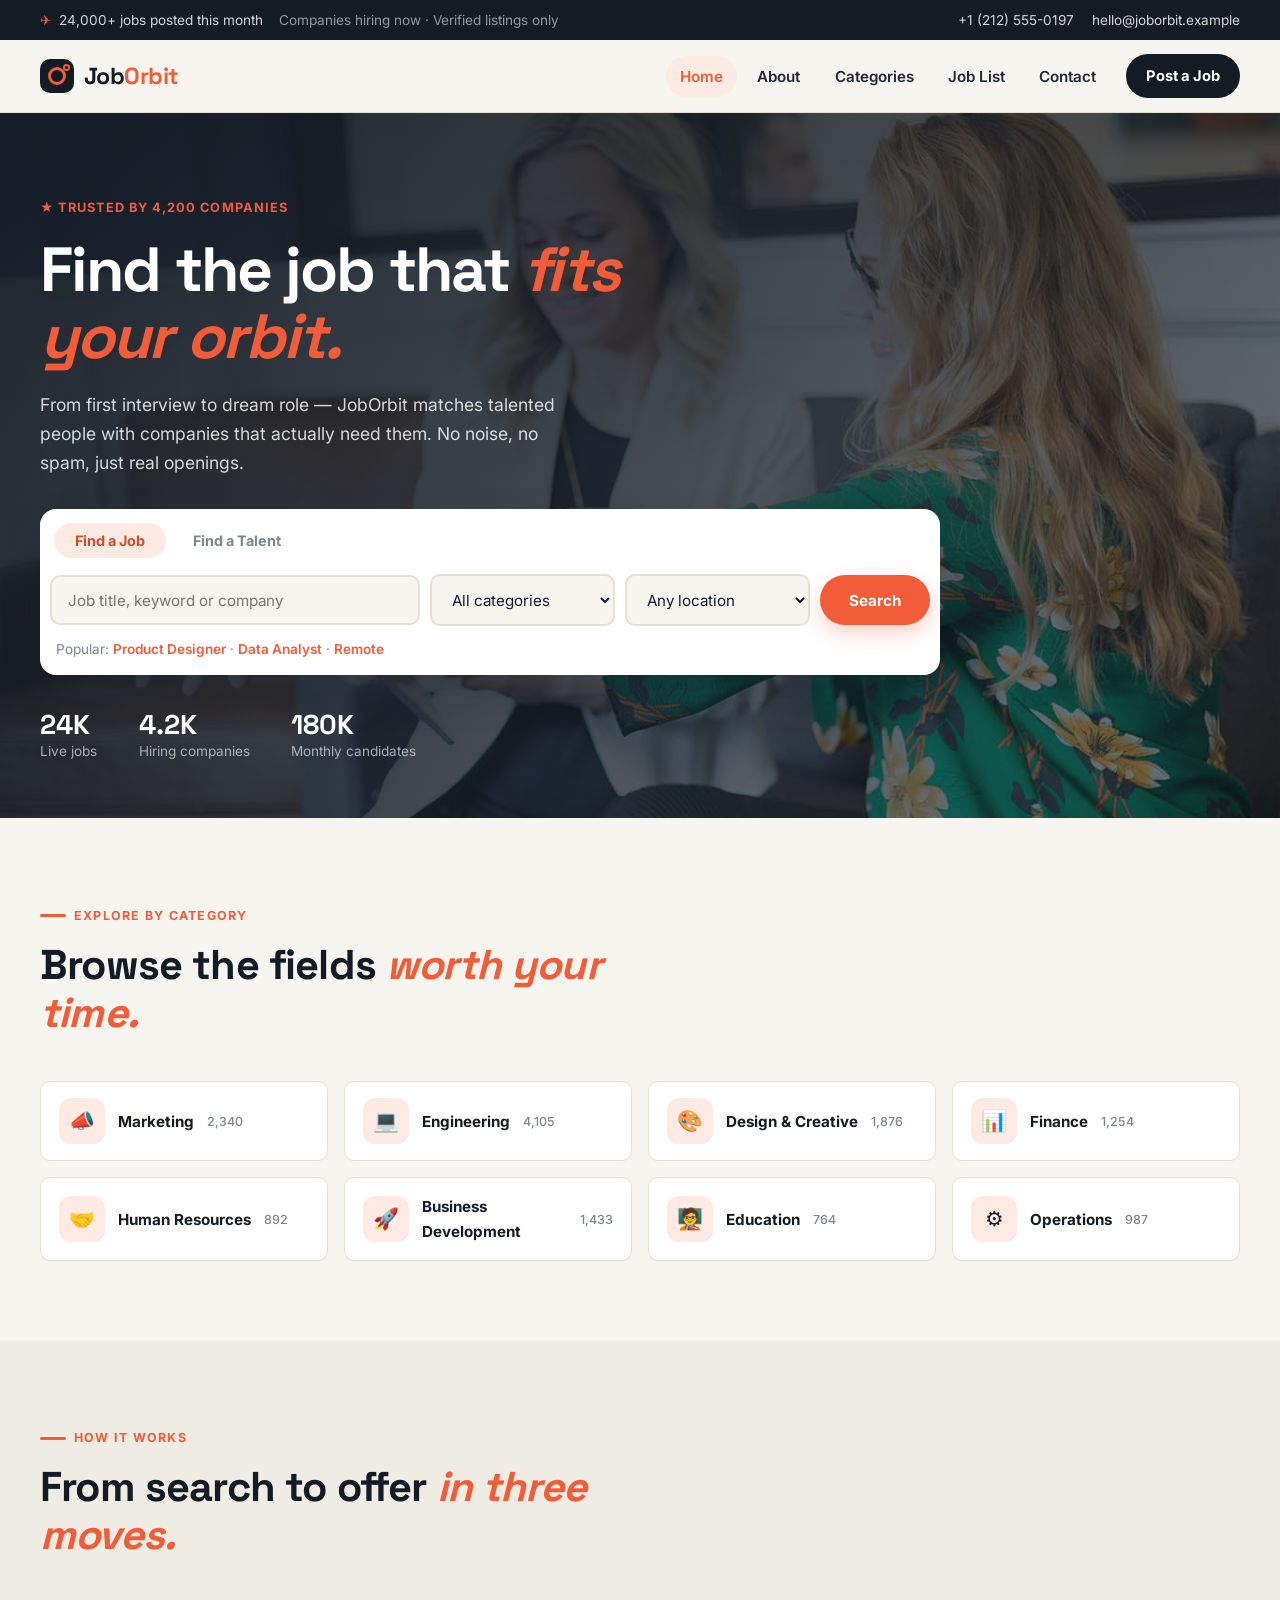
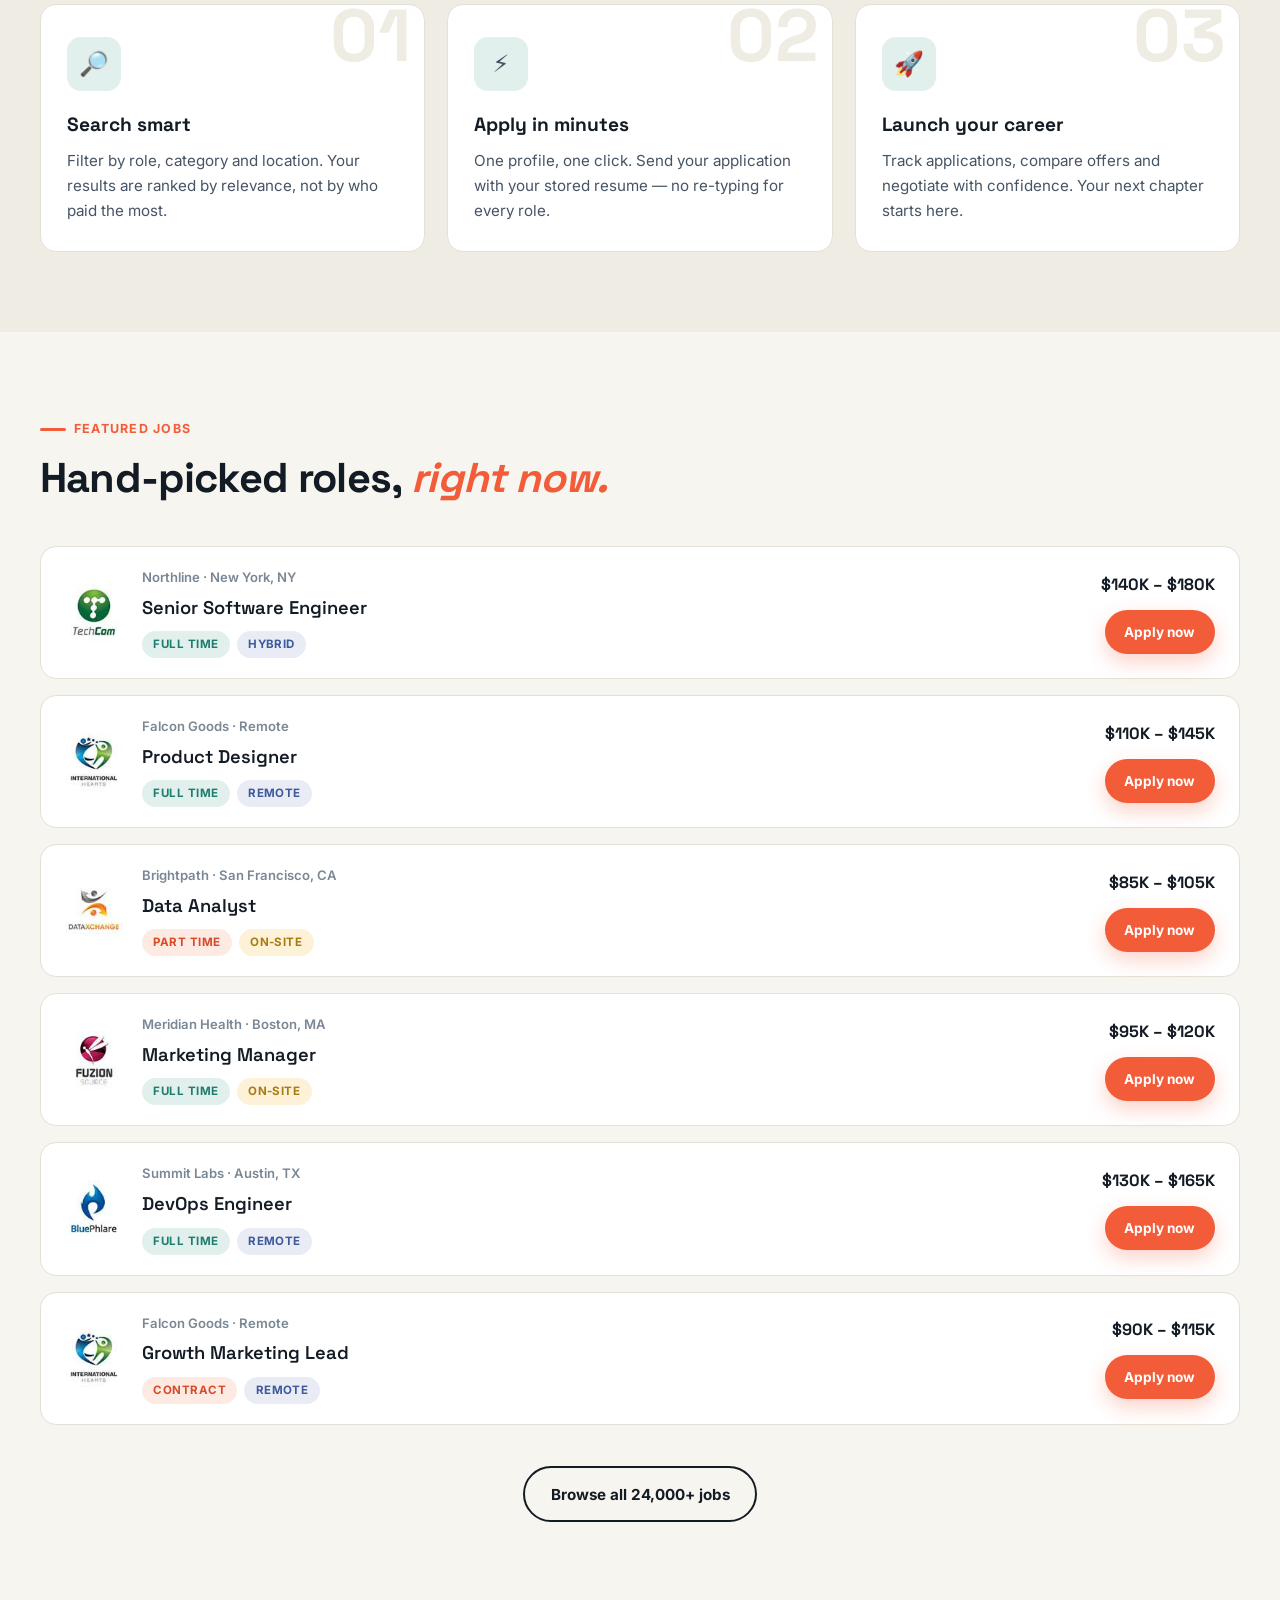
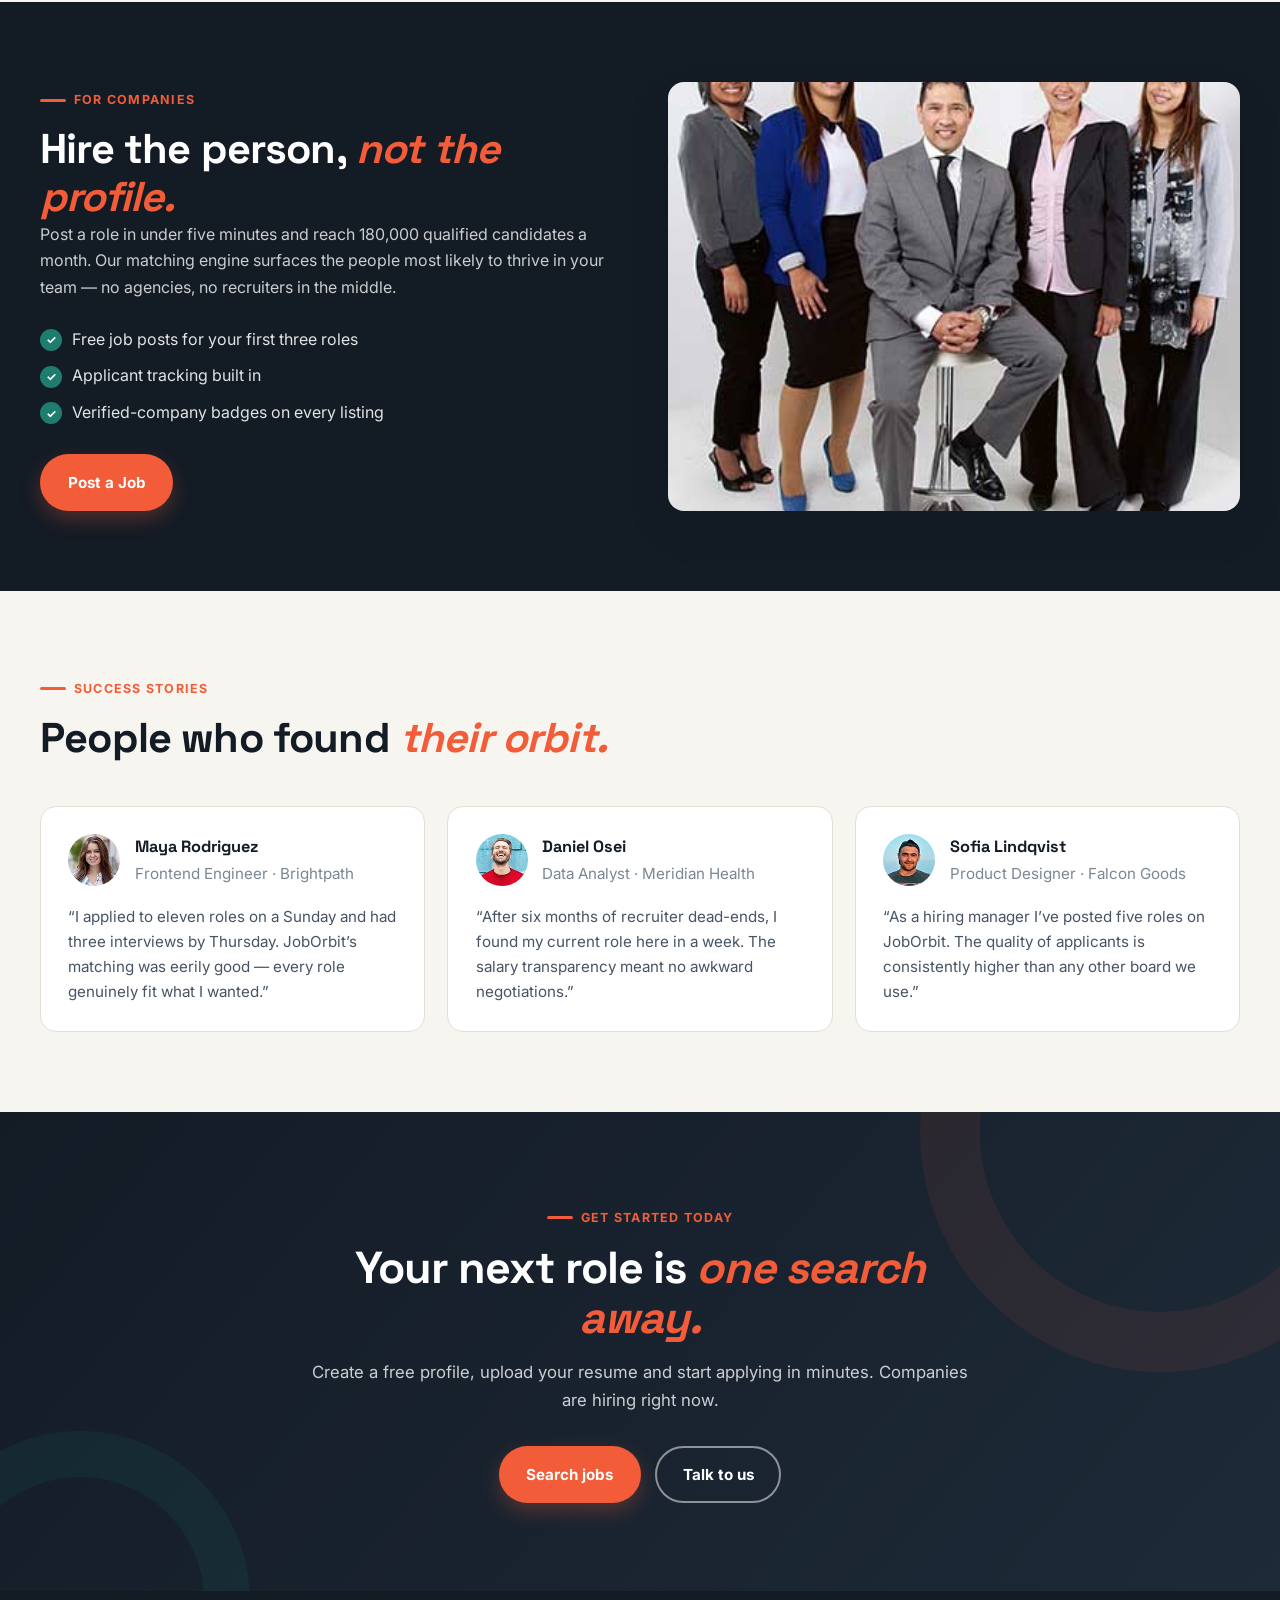
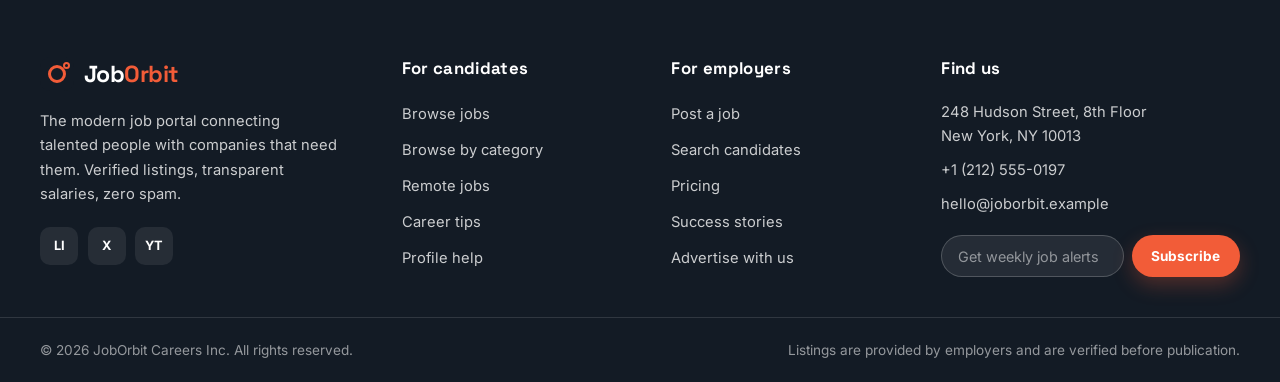
<file: index.html>
<!DOCTYPE html>
<html lang="en">
<head>
  <meta charset="UTF-8">
  <meta name="viewport" content="width=device-width, initial-scale=1.0">
  <title>JobOrbit — Find Your Next Career Move</title>
  <meta name="description" content="JobOrbit is a modern job portal connecting talented people with companies that need them — search jobs by category and location, or post a role in minutes.">
  <link rel="icon" href="data:image/svg+xml,%3Csvg xmlns='http://www.w3.org/2000/svg' viewBox='0 0 64 64'%3E%3Crect width='64' height='64' rx='16' fill='%23131b25'/%3E%3Ccircle cx='32' cy='32' r='14' fill='none' stroke='%23f25c38' stroke-width='5'/%3E%3Cellipse cx='44' cy='20' rx='6' ry='3.2' fill='none' stroke='%23f25c38' stroke-width='3.5' transform='rotate(-30 44 20)'/%3E%3C/svg%3E">
  <link rel="preconnect" href="https://fonts.googleapis.com">
  <link rel="preconnect" href="https://fonts.gstatic.com" crossorigin>
  <link href="https://fonts.googleapis.com/css2?family=Space+Grotesk:wght@400;500;600;700&family=Inter:wght@400;500;600;700;800&display=swap" rel="stylesheet">
  <link rel="stylesheet" href="assets/css/style.css">
</head>
<body>
  <a class="skip-link" href="#main">Skip to content</a>

  <div class="topbar">
    <div class="container topbar-inner">
      <p class="topbar-item"><span class="topbar-icon">✈</span> 24,000+ jobs posted this month</p>
      <p class="topbar-item topbar-mid">Companies hiring now · Verified listings only</p>
      <p class="topbar-item topbar-end">
        <a href="tel:+12125550197">+1 (212) 555-0197</a>
        <a href="mailto:hello@joborbit.example">hello@joborbit.example</a>
      </p>
    </div>
  </div>

  <header class="site-header" id="top">
    <div class="container nav-wrap">
      <a href="index.html" class="brand">
        <span class="brand-mark" aria-hidden="true"></span>
        <span class="brand-text">Job<span>Orbit</span></span>
      </a>
      <button class="nav-toggle" aria-label="Toggle menu" aria-expanded="false" aria-controls="site-nav">&#9776;</button>
      <nav class="nav-links" id="site-nav" aria-label="Primary">
        <a href="index.html" class="nav-link">Home</a>
        <a href="about.html" class="nav-link">About</a>
        <a href="category.html" class="nav-link">Categories</a>
        <a href="job-list.html" class="nav-link">Job List</a>
        <a href="contact.html" class="nav-link">Contact</a>
        <a href="job-list.html" class="nav-cta">Post a Job</a>
      </nav>
    </div>
  </header>

  <main id="main">
    <section class="hero">
      <div class="hero-bg" aria-hidden="true">
        <img src="assets/img/img-hero-1.jpg" alt="" class="active">
        <img src="assets/img/img-hero-2.jpg" alt="">
      </div>
      <div class="hero-shade" aria-hidden="true"></div>
      <div class="container hero-inner">
        <div class="hero-copy">
          <p class="hero-eyebrow">★ Trusted by 4,200 companies</p>
          <h1>Find the job that <em>fits your orbit.</em></h1>
          <p class="hero-sub">From first interview to dream role — JobOrbit matches talented people with companies that actually need them. No noise, no spam, just real openings.</p>
        </div>
        <div class="search-card">
          <div class="search-tabs" role="tablist">
            <button class="tab-btn active" data-tab="job" role="tab" aria-selected="true">Find a Job</button>
            <button class="tab-btn" data-tab="talent" role="tab" aria-selected="false">Find a Talent</button>
          </div>
          <form class="search-form" data-form novalidate>
            <div class="search-field">
              <label for="s-keyword" class="sr-only">Job title or keyword</label>
              <input id="s-keyword" type="text" name="keyword" placeholder="Job title, keyword or company" required>
            </div>
            <div class="search-field">
              <label for="s-cat" class="sr-only">Category</label>
              <select id="s-cat" name="category">
                <option value="">All categories</option>
                <option>Marketing</option>
                <option>Engineering</option>
                <option>Design</option>
                <option>Finance</option>
                <option>Sales</option>
              </select>
            </div>
            <div class="search-field">
              <label for="s-loc" class="sr-only">Location</label>
              <select id="s-loc" name="location">
                <option value="">Any location</option>
                <option>New York</option>
                <option>San Francisco</option>
                <option>London</option>
                <option>Remote</option>
              </select>
            </div>
            <button type="submit" class="btn btn-primary search-btn">Search</button>
            <p class="form-msg form-ok">Searching — we will match you shortly.</p>
            <p class="form-msg form-err">Please enter a keyword to search.</p>
          </form>
          <p class="search-note">Popular: <a href="job-list.html">Product Designer</a> · <a href="job-list.html">Data Analyst</a> · <a href="job-list.html">Remote</a></p>
        </div>
        <div class="hero-stats">
          <div class="hero-stat">
            <span class="hero-stat-num">24K</span>
            <span class="hero-stat-label">Live jobs</span>
          </div>
          <div class="hero-stat">
            <span class="hero-stat-num">4.2K</span>
            <span class="hero-stat-label">Hiring companies</span>
          </div>
          <div class="hero-stat">
            <span class="hero-stat-num">180K</span>
            <span class="hero-stat-label">Monthly candidates</span>
          </div>
        </div>
      </div>
    </section>

    <section class="section">
      <div class="container">
        <div class="section-head reveal">
          <p class="eyebrow">Explore by category</p>
          <h2 class="section-title">Browse the fields <em>worth your time.</em></h2>
        </div>
        <div class="cat-ribbon reveal" role="list">
          <a href="job-list.html" class="cat-chip"><span class="cat-ico">📣</span>Marketing<small>2,340</small></a>
          <a href="job-list.html" class="cat-chip"><span class="cat-ico">💻</span>Engineering<small>4,105</small></a>
          <a href="job-list.html" class="cat-chip"><span class="cat-ico">🎨</span>Design &amp; Creative<small>1,876</small></a>
          <a href="job-list.html" class="cat-chip"><span class="cat-ico">📊</span>Finance<small>1,254</small></a>
          <a href="job-list.html" class="cat-chip"><span class="cat-ico">🤝</span>Human Resources<small>892</small></a>
          <a href="job-list.html" class="cat-chip"><span class="cat-ico">🚀</span>Business Development<small>1,433</small></a>
          <a href="job-list.html" class="cat-chip"><span class="cat-ico">🧑‍🏫</span>Education<small>764</small></a>
          <a href="job-list.html" class="cat-chip"><span class="cat-ico">⚙️</span>Operations<small>987</small></a>
        </div>
      </div>
    </section>

    <section class="section section-mist">
      <div class="container">
        <div class="section-head reveal">
          <p class="eyebrow">How it works</p>
          <h2 class="section-title">From search to offer <em>in three moves.</em></h2>
        </div>
        <div class="step-grid">
          <div class="step-card reveal">
            <span class="step-num">01</span>
            <span class="step-ico" aria-hidden="true">🔎</span>
            <h3>Search smart</h3>
            <p>Filter by role, category and location. Your results are ranked by relevance, not by who paid the most.</p>
          </div>
          <div class="step-card reveal">
            <span class="step-num">02</span>
            <span class="step-ico" aria-hidden="true">⚡</span>
            <h3>Apply in minutes</h3>
            <p>One profile, one click. Send your application with your stored resume — no re-typing for every role.</p>
          </div>
          <div class="step-card reveal">
            <span class="step-num">03</span>
            <span class="step-ico" aria-hidden="true">🚀</span>
            <h3>Launch your career</h3>
            <p>Track applications, compare offers and negotiate with confidence. Your next chapter starts here.</p>
          </div>
        </div>
      </div>
    </section>

    <section class="section">
      <div class="container">
        <div class="section-head reveal">
          <p class="eyebrow">Featured jobs</p>
          <h2 class="section-title">Hand-picked roles, <em>right now.</em></h2>
        </div>
        <div class="job-grid">
          <article class="job-card reveal">
            <img src="assets/img/img-logo-1.jpg" alt="Northline logo" class="job-logo">
            <div class="job-body">
              <p class="job-meta">Northline · New York, NY</p>
              <h3 class="job-title">Senior Software Engineer</h3>
              <div class="job-tags">
                <span class="job-tag tag-full">Full Time</span>
                <span class="job-tag tag-remote">Hybrid</span>
              </div>
            </div>
            <div class="job-side">
              <span class="job-salary">$140K – $180K</span>
              <a href="job-list.html" class="btn btn-primary btn-sm">Apply now</a>
            </div>
          </article>
          <article class="job-card reveal">
            <img src="assets/img/img-logo-2.jpg" alt="Falcon Goods logo" class="job-logo">
            <div class="job-body">
              <p class="job-meta">Falcon Goods · Remote</p>
              <h3 class="job-title">Product Designer</h3>
              <div class="job-tags">
                <span class="job-tag tag-full">Full Time</span>
                <span class="job-tag tag-remote">Remote</span>
              </div>
            </div>
            <div class="job-side">
              <span class="job-salary">$110K – $145K</span>
              <a href="job-list.html" class="btn btn-primary btn-sm">Apply now</a>
            </div>
          </article>
          <article class="job-card reveal">
            <img src="assets/img/img-logo-3.jpg" alt="Brightpath logo" class="job-logo">
            <div class="job-body">
              <p class="job-meta">Brightpath · San Francisco, CA</p>
              <h3 class="job-title">Data Analyst</h3>
              <div class="job-tags">
                <span class="job-tag tag-part">Part Time</span>
                <span class="job-tag tag-on">On-site</span>
              </div>
            </div>
            <div class="job-side">
              <span class="job-salary">$85K – $105K</span>
              <a href="job-list.html" class="btn btn-primary btn-sm">Apply now</a>
            </div>
          </article>
          <article class="job-card reveal">
            <img src="assets/img/img-logo-4.jpg" alt="Meridian Health logo" class="job-logo">
            <div class="job-body">
              <p class="job-meta">Meridian Health · Boston, MA</p>
              <h3 class="job-title">Marketing Manager</h3>
              <div class="job-tags">
                <span class="job-tag tag-full">Full Time</span>
                <span class="job-tag tag-on">On-site</span>
              </div>
            </div>
            <div class="job-side">
              <span class="job-salary">$95K – $120K</span>
              <a href="job-list.html" class="btn btn-primary btn-sm">Apply now</a>
            </div>
          </article>
          <article class="job-card reveal">
            <img src="assets/img/img-logo-5.jpg" alt="Summit Labs logo" class="job-logo">
            <div class="job-body">
              <p class="job-meta">Summit Labs · Austin, TX</p>
              <h3 class="job-title">DevOps Engineer</h3>
              <div class="job-tags">
                <span class="job-tag tag-full">Full Time</span>
                <span class="job-tag tag-remote">Remote</span>
              </div>
            </div>
            <div class="job-side">
              <span class="job-salary">$130K – $165K</span>
              <a href="job-list.html" class="btn btn-primary btn-sm">Apply now</a>
            </div>
          </article>
          <article class="job-card reveal">
            <img src="assets/img/img-logo-2.jpg" alt="Falcon Goods logo" class="job-logo">
            <div class="job-body">
              <p class="job-meta">Falcon Goods · Remote</p>
              <h3 class="job-title">Growth Marketing Lead</h3>
              <div class="job-tags">
                <span class="job-tag tag-part">Contract</span>
                <span class="job-tag tag-remote">Remote</span>
              </div>
            </div>
            <div class="job-side">
              <span class="job-salary">$90K – $115K</span>
              <a href="job-list.html" class="btn btn-primary btn-sm">Apply now</a>
            </div>
          </article>
        </div>
        <p class="section-cta reveal"><a href="job-list.html" class="btn btn-ghost-ink">Browse all 24,000+ jobs</a></p>
      </div>
    </section>

    <section class="section section-ink">
      <div class="container">
        <div class="split">
          <div class="split-copy reveal">
            <p class="eyebrow eyebrow-light">For companies</p>
            <h2 class="section-title title-light">Hire the person, <em>not the profile.</em></h2>
            <p class="split-lead">Post a role in under five minutes and reach 180,000 qualified candidates a month. Our matching engine surfaces the people most likely to thrive in your team — no agencies, no recruiters in the middle.</p>
            <ul class="check-list">
              <li class="check-item">Free job posts for your first three roles</li>
              <li class="check-item">Applicant tracking built in</li>
              <li class="check-item">Verified-company badges on every listing</li>
            </ul>
            <a href="job-list.html" class="btn btn-primary">Post a Job</a>
          </div>
          <div class="split-media reveal">
            <img src="assets/img/img-about-1.jpg" alt="Team working together in a bright office" loading="lazy">
          </div>
        </div>
      </div>
    </section>

    <section class="section">
      <div class="container">
        <div class="section-head reveal">
          <p class="eyebrow">Success stories</p>
          <h2 class="section-title">People who found <em>their orbit.</em></h2>
        </div>
        <div class="tst-grid">
          <article class="tst-card reveal">
            <div class="tst-head">
              <img src="assets/img/img-avatar-1.jpg" alt="Portrait of Maya Rodriguez" class="tst-avatar">
              <div>
                <h3>Maya Rodriguez</h3>
                <p class="tst-role">Frontend Engineer · Brightpath</p>
              </div>
            </div>
            <p>“I applied to eleven roles on a Sunday and had three interviews by Thursday. JobOrbit’s matching was eerily good — every role genuinely fit what I wanted.”</p>
          </article>
          <article class="tst-card reveal">
            <div class="tst-head">
              <img src="assets/img/img-avatar-2.jpg" alt="Portrait of Daniel Osei" class="tst-avatar">
              <div>
                <h3>Daniel Osei</h3>
                <p class="tst-role">Data Analyst · Meridian Health</p>
              </div>
            </div>
            <p>“After six months of recruiter dead-ends, I found my current role here in a week. The salary transparency meant no awkward negotiations.”</p>
          </article>
          <article class="tst-card reveal">
            <div class="tst-head">
              <img src="assets/img/img-avatar-3.jpg" alt="Portrait of Sofia Lindqvist" class="tst-avatar">
              <div>
                <h3>Sofia Lindqvist</h3>
                <p class="tst-role">Product Designer · Falcon Goods</p>
              </div>
            </div>
            <p>“As a hiring manager I’ve posted five roles on JobOrbit. The quality of applicants is consistently higher than any other board we use.”</p>
          </article>
        </div>
      </div>
    </section>

    <section class="cta-section">
      <div class="container cta-inner reveal">
        <p class="eyebrow eyebrow-light">Get started today</p>
        <h2 class="cta-title">Your next role is <em>one search away.</em></h2>
        <p class="cta-sub">Create a free profile, upload your resume and start applying in minutes. Companies are hiring right now.</p>
        <div class="cta-actions">
          <a href="job-list.html" class="btn btn-primary">Search jobs</a>
          <a href="contact.html" class="btn btn-ghost-light">Talk to us</a>
        </div>
      </div>
    </section>
  </main>
  <footer class="site-footer">
    <div class="container footer-grid">
      <div class="footer-col">
        <a href="index.html" class="brand footer-brand">
          <span class="brand-mark" aria-hidden="true"></span>
          <span class="brand-text">Job<span>Orbit</span></span>
        </a>
        <p>The modern job portal connecting talented people with companies that need them. Verified listings, transparent salaries, zero spam.</p>
        <div class="footer-social">
          <a href="https://linkedin.com" target="_blank" rel="noopener" aria-label="LinkedIn">LI</a>
          <a href="https://twitter.com" target="_blank" rel="noopener" aria-label="Twitter">X</a>
          <a href="https://youtube.com" target="_blank" rel="noopener" aria-label="YouTube">YT</a>
        </div>
      </div>
      <div class="footer-col">
        <h3>For candidates</h3>
        <ul class="footer-links">
          <li><a href="job-list.html">Browse jobs</a></li>
          <li><a href="category.html">Browse by category</a></li>
          <li><a href="job-list.html">Remote jobs</a></li>
          <li><a href="about.html">Career tips</a></li>
          <li><a href="contact.html">Profile help</a></li>
        </ul>
      </div>
      <div class="footer-col">
        <h3>For employers</h3>
        <ul class="footer-links">
          <li><a href="job-list.html">Post a job</a></li>
          <li><a href="job-list.html">Search candidates</a></li>
          <li><a href="about.html">Pricing</a></li>
          <li><a href="about.html">Success stories</a></li>
          <li><a href="contact.html">Advertise with us</a></li>
        </ul>
      </div>
      <div class="footer-col">
        <h3>Find us</h3>
        <ul class="footer-links footer-contact">
          <li>248 Hudson Street, 8th Floor<br>New York, NY 10013</li>
          <li><a href="tel:+12125550197">+1 (212) 555-0197</a></li>
          <li><a href="mailto:hello@joborbit.example">hello@joborbit.example</a></li>
        </ul>
        <form class="newsletter" data-form novalidate>
          <label for="nl-email" class="sr-only">Email for job alerts</label>
          <input id="nl-email" type="email" name="email" placeholder="Get weekly job alerts" required>
          <button type="submit" class="btn btn-primary btn-sm">Subscribe</button>
          <p class="form-msg form-ok">You are subscribed — first digest this Friday.</p>
          <p class="form-msg form-err">Please enter a valid email address.</p>
        </form>
      </div>
    </div>
    <div class="footer-bottom">
      <div class="container">
        <p>© <span data-year>2026</span> JobOrbit Careers Inc. All rights reserved.</p>
        <p>Listings are provided by employers and are verified before publication.</p>
      </div>
    </div>
  </footer>

  <button class="back-to-top" aria-label="Back to top">&#8593;</button>
  <script src="assets/js/main.js"></script>
</body>
</html>
</file>
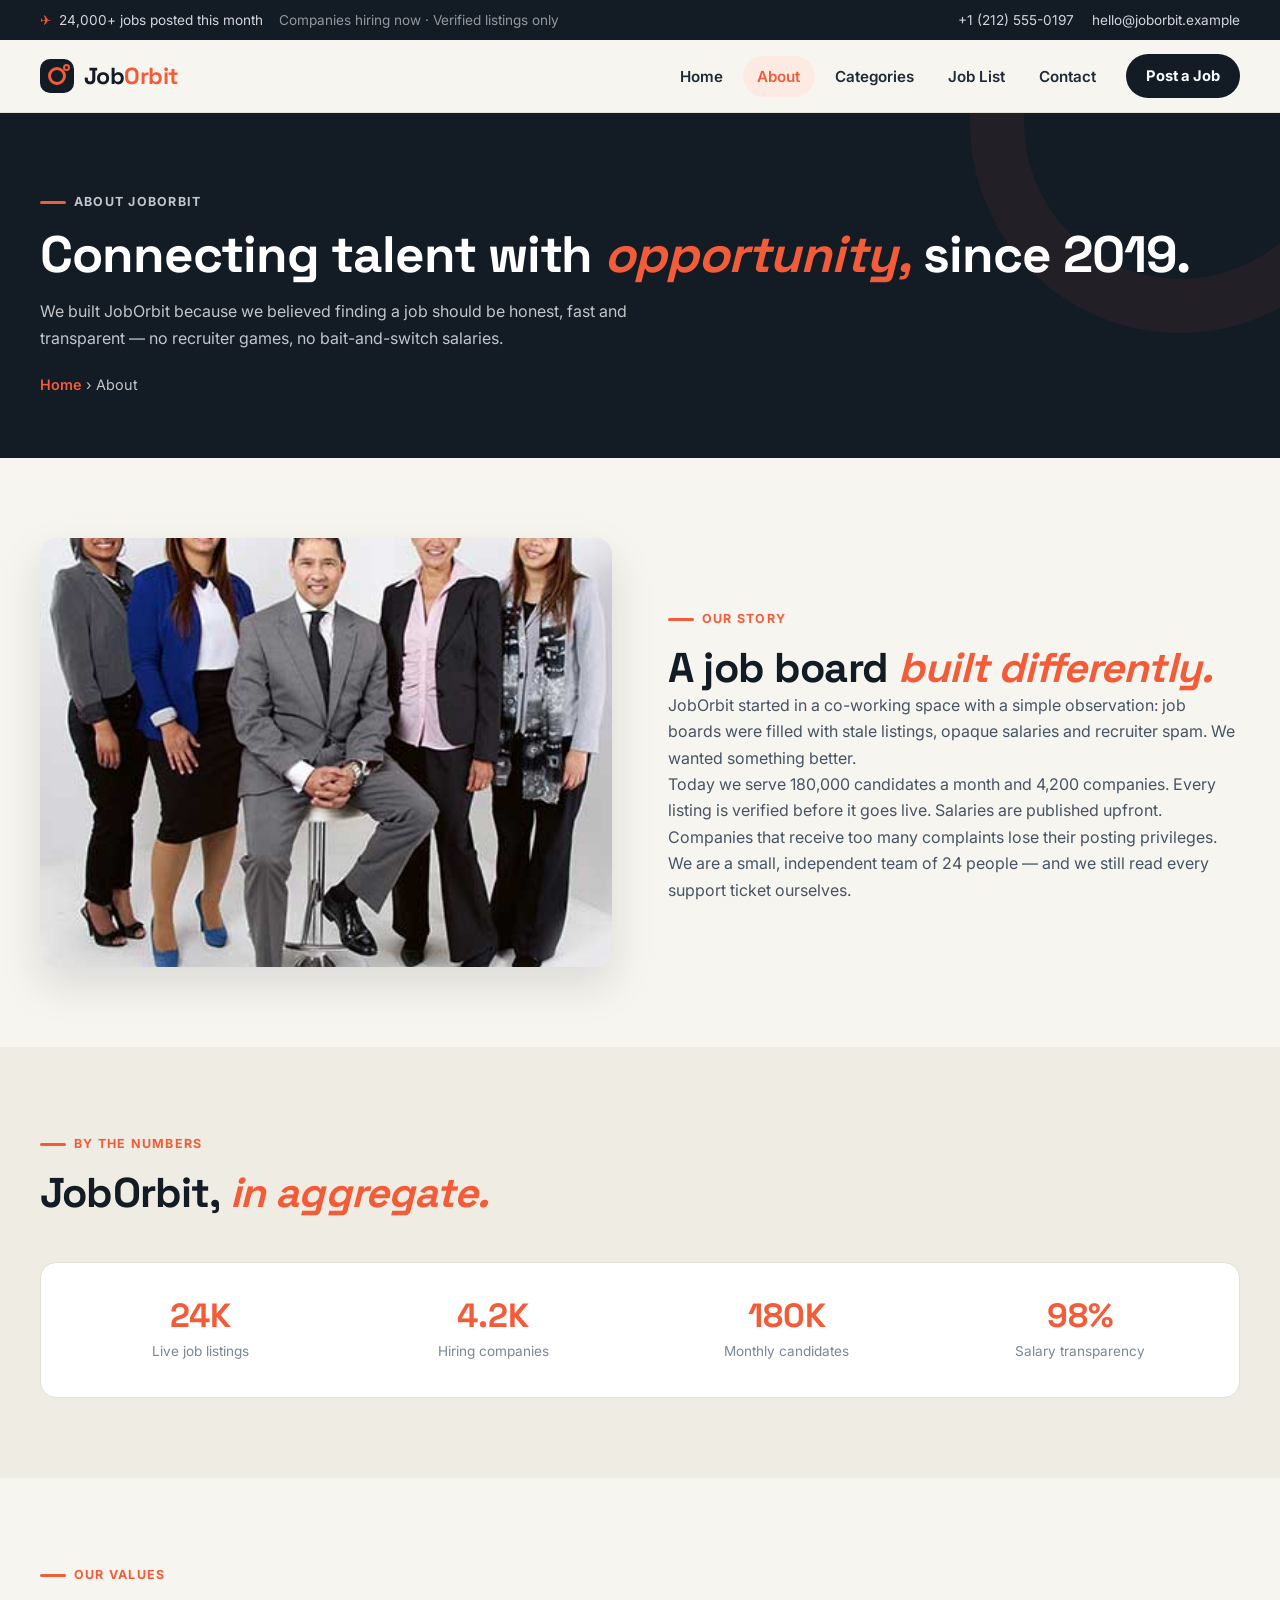
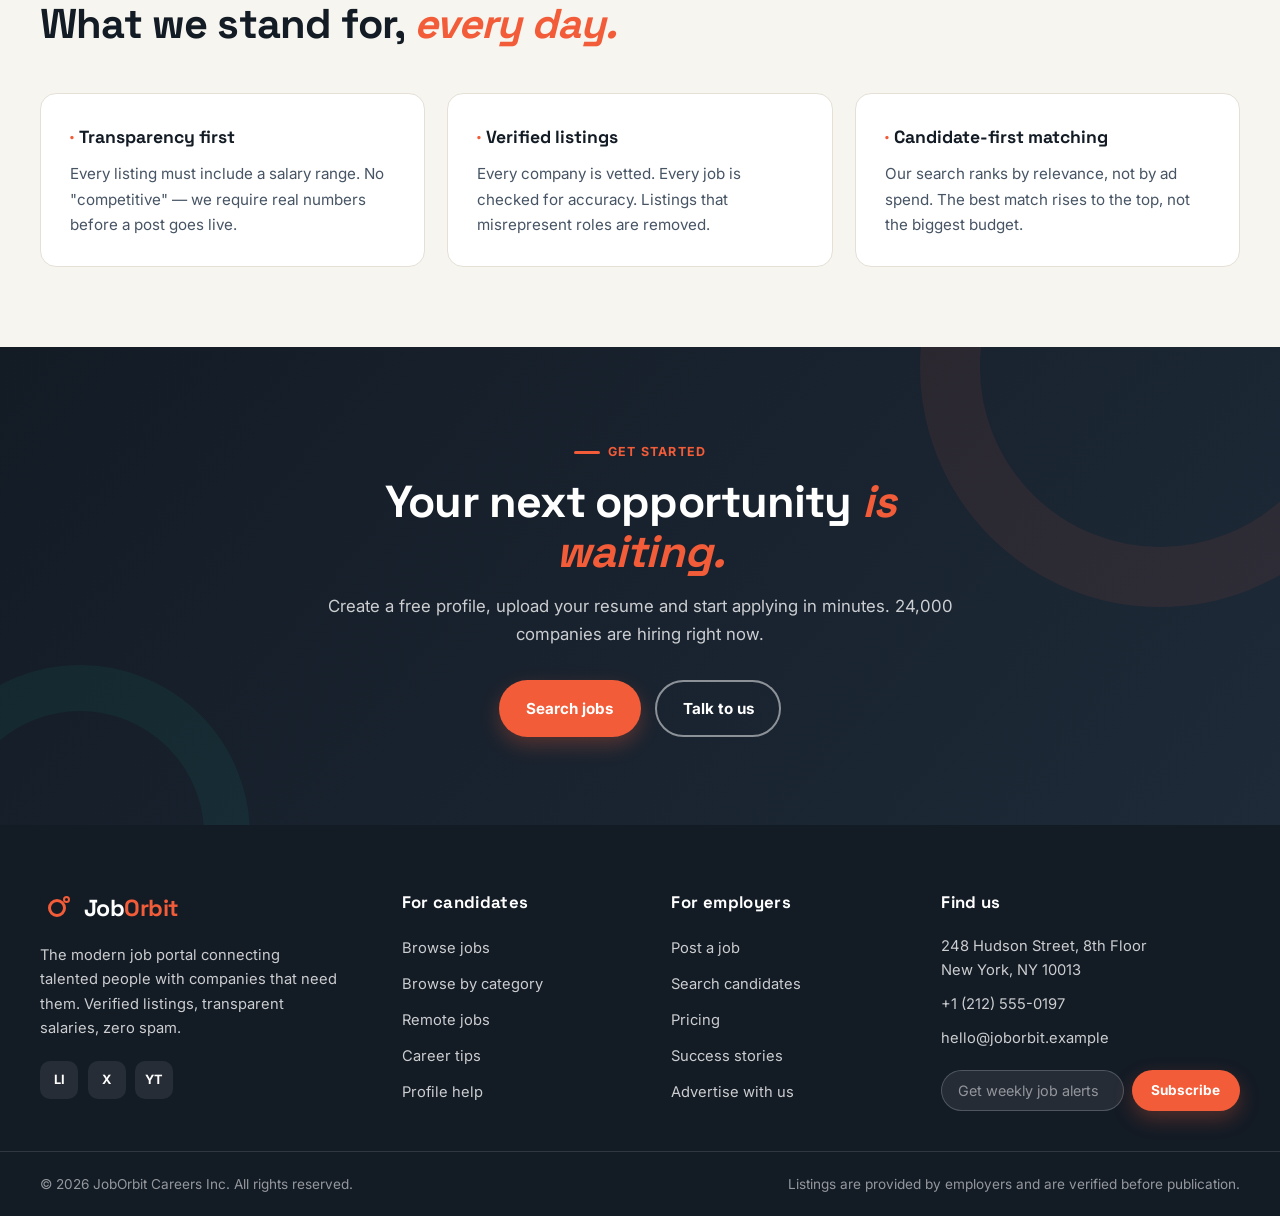
<file: about.html>
<!DOCTYPE html>
<html lang="en">
<head>
  <meta charset="UTF-8">
  <meta name="viewport" content="width=device-width, initial-scale=1.0">
  <title>About — JobOrbit | Modern Job Portal</title>
  <meta name="description" content="JobOrbit is a modern job portal connecting talented people with companies that need them. Since 2019, we have been building a better, more transparent job board.">
  <link rel="icon" href="data:image/svg+xml,%3Csvg xmlns='http://www.w3.org/2000/svg' viewBox='0 0 64 64'%3E%3Crect width='64' height='64' rx='16' fill='%23131b25'/%3E%3Ccircle cx='32' cy='32' r='14' fill='none' stroke='%23f25c38' stroke-width='5'/%3E%3Cellipse cx='44' cy='20' rx='6' ry='3.2' fill='none' stroke='%23f25c38' stroke-width='3.5' transform='rotate(-30 44 20)'/%3E%3C/svg%3E">
  <link rel="preconnect" href="https://fonts.googleapis.com">
  <link rel="preconnect" href="https://fonts.gstatic.com" crossorigin>
  <link href="https://fonts.googleapis.com/css2?family=Space+Grotesk:wght@400;500;600;700&family=Inter:wght@400;500;600;700;800&display=swap" rel="stylesheet">
  <link rel="stylesheet" href="assets/css/style.css">
</head>
<body>
  <a class="skip-link" href="#main">Skip to content</a>

<div class="topbar">
    <div class="container topbar-inner">
      <p class="topbar-item"><span class="topbar-icon">✈</span> 24,000+ jobs posted this month</p>
      <p class="topbar-item topbar-mid">Companies hiring now · Verified listings only</p>
      <p class="topbar-item topbar-end">
        <a href="tel:+12125550197">+1 (212) 555-0197</a>
        <a href="mailto:hello@joborbit.example">hello@joborbit.example</a>
      </p>
    </div>
  </div>

  <header class="site-header" id="top">
    <div class="container nav-wrap">
      <a href="index.html" class="brand">
        <span class="brand-mark" aria-hidden="true"></span>
        <span class="brand-text">Job<span>Orbit</span></span>
      </a>
      <button class="nav-toggle" aria-label="Toggle menu" aria-expanded="false" aria-controls="site-nav">&#9776;</button>
      <nav class="nav-links" id="site-nav" aria-label="Primary">
        <a href="index.html" class="nav-link">Home</a>
        <a href="about.html" class="nav-link">About</a>
        <a href="category.html" class="nav-link">Categories</a>
        <a href="job-list.html" class="nav-link">Job List</a>
        <a href="contact.html" class="nav-link">Contact</a>
        <a href="job-list.html" class="nav-cta">Post a Job</a>
      </nav>
    </div>
  </header>

  <main id="main">

    <section class="page-banner">
      <div class="container">
        <p class="eyebrow eyebrow-light">About JobOrbit</p>
        <h1>Connecting talent with <em>opportunity,</em> since 2019.</h1>
        <p>We built JobOrbit because we believed finding a job should be honest, fast and transparent — no recruiter games, no bait-and-switch salaries.</p>
        <p class="crumb"><a href="index.html">Home</a> › About</p>
      </div>
    </section>

    <section class="section">
      <div class="container split">
        <div class="split-media reveal">
          <img src="assets/img/img-about-1.jpg" alt="JobOrbit team in a collaborative workspace" loading="lazy">
        </div>
        <div class="split-copy reveal">
          <p class="eyebrow">Our story</p>
          <h2 class="section-title">A job board <em>built differently.</em></h2>
          <p>JobOrbit started in a co-working space with a simple observation: job boards were filled with stale listings, opaque salaries and recruiter spam. We wanted something better.</p>
          <p>Today we serve 180,000 candidates a month and 4,200 companies. Every listing is verified before it goes live. Salaries are published upfront. Companies that receive too many complaints lose their posting privileges.</p>
          <p>We are a small, independent team of 24 people — and we still read every support ticket ourselves.</p>
        </div>
      </div>
    </section>

    <section class="section section-mist">
      <div class="container">
        <div class="section-head reveal">
          <p class="eyebrow">By the numbers</p>
          <h2 class="section-title">JobOrbit, <em>in aggregate.</em></h2>
        </div>
        <div class="stat-band">
          <div class="stat-item reveal">
            <span class="stat-num">24K</span>
            <span class="stat-label">Live job listings</span>
          </div>
          <div class="stat-item reveal">
            <span class="stat-num">4.2K</span>
            <span class="stat-label">Hiring companies</span>
          </div>
          <div class="stat-item reveal">
            <span class="stat-num">180K</span>
            <span class="stat-label">Monthly candidates</span>
          </div>
          <div class="stat-item reveal">
            <span class="stat-num">98%</span>
            <span class="stat-label">Salary transparency</span>
          </div>
        </div>
      </div>
    </section>

    <section class="section">
      <div class="container">
        <div class="section-head reveal">
          <p class="eyebrow">Our values</p>
          <h2 class="section-title">What we stand for, <em>every day.</em></h2>
        </div>
        <div class="value-grid">
          <div class="value-card reveal">
            <h3>Transparency first</h3>
            <p>Every listing must include a salary range. No "competitive" — we require real numbers before a post goes live.</p>
          </div>
          <div class="value-card reveal">
            <h3>Verified listings</h3>
            <p>Every company is vetted. Every job is checked for accuracy. Listings that misrepresent roles are removed.</p>
          </div>
          <div class="value-card reveal">
            <h3>Candidate-first matching</h3>
            <p>Our search ranks by relevance, not by ad spend. The best match rises to the top, not the biggest budget.</p>
          </div>
        </div>
      </div>
    </section>

  
    <section class="cta-section">
      <div class="container cta-inner reveal">
        <p class="eyebrow eyebrow-light">Get started</p>
        <h2 class="cta-title">Your next opportunity <em>is waiting.</em></h2>
        <p class="cta-sub">Create a free profile, upload your resume and start applying in minutes. 24,000 companies are hiring right now.</p>
        <div class="cta-actions">
          <a href="job-list.html" class="btn btn-primary">Search jobs</a>
          <a href="contact.html" class="btn btn-ghost-light">Talk to us</a>
        </div>
      </div>
    </section>
  </main>
<footer class="site-footer">
    <div class="container footer-grid">
      <div class="footer-col">
        <a href="index.html" class="brand footer-brand">
          <span class="brand-mark" aria-hidden="true"></span>
          <span class="brand-text">Job<span>Orbit</span></span>
        </a>
        <p>The modern job portal connecting talented people with companies that need them. Verified listings, transparent salaries, zero spam.</p>
        <div class="footer-social">
          <a href="https://linkedin.com" target="_blank" rel="noopener" aria-label="LinkedIn">LI</a>
          <a href="https://twitter.com" target="_blank" rel="noopener" aria-label="Twitter">X</a>
          <a href="https://youtube.com" target="_blank" rel="noopener" aria-label="YouTube">YT</a>
        </div>
      </div>
      <div class="footer-col">
        <h3>For candidates</h3>
        <ul class="footer-links">
          <li><a href="job-list.html">Browse jobs</a></li>
          <li><a href="category.html">Browse by category</a></li>
          <li><a href="job-list.html">Remote jobs</a></li>
          <li><a href="about.html">Career tips</a></li>
          <li><a href="contact.html">Profile help</a></li>
        </ul>
      </div>
      <div class="footer-col">
        <h3>For employers</h3>
        <ul class="footer-links">
          <li><a href="job-list.html">Post a job</a></li>
          <li><a href="job-list.html">Search candidates</a></li>
          <li><a href="about.html">Pricing</a></li>
          <li><a href="about.html">Success stories</a></li>
          <li><a href="contact.html">Advertise with us</a></li>
        </ul>
      </div>
      <div class="footer-col">
        <h3>Find us</h3>
        <ul class="footer-links footer-contact">
          <li>248 Hudson Street, 8th Floor<br>New York, NY 10013</li>
          <li><a href="tel:+12125550197">+1 (212) 555-0197</a></li>
          <li><a href="mailto:hello@joborbit.example">hello@joborbit.example</a></li>
        </ul>
        <form class="newsletter" data-form novalidate>
          <label for="nl-email" class="sr-only">Email for job alerts</label>
          <input id="nl-email" type="email" name="email" placeholder="Get weekly job alerts" required>
          <button type="submit" class="btn btn-primary btn-sm">Subscribe</button>
          <p class="form-msg form-ok">You are subscribed — first digest this Friday.</p>
          <p class="form-msg form-err">Please enter a valid email address.</p>
        </form>
      </div>
    </div>
    <div class="footer-bottom">
      <div class="container">
        <p>© <span data-year>2026</span> JobOrbit Careers Inc. All rights reserved.</p>
        <p>Listings are provided by employers and are verified before publication.</p>
      </div>
    </div>
  </footer>

  <button class="back-to-top" aria-label="Back to top">&#8593;</button>
  <script src="assets/js/main.js"></script>
</body>
</html>
</file>
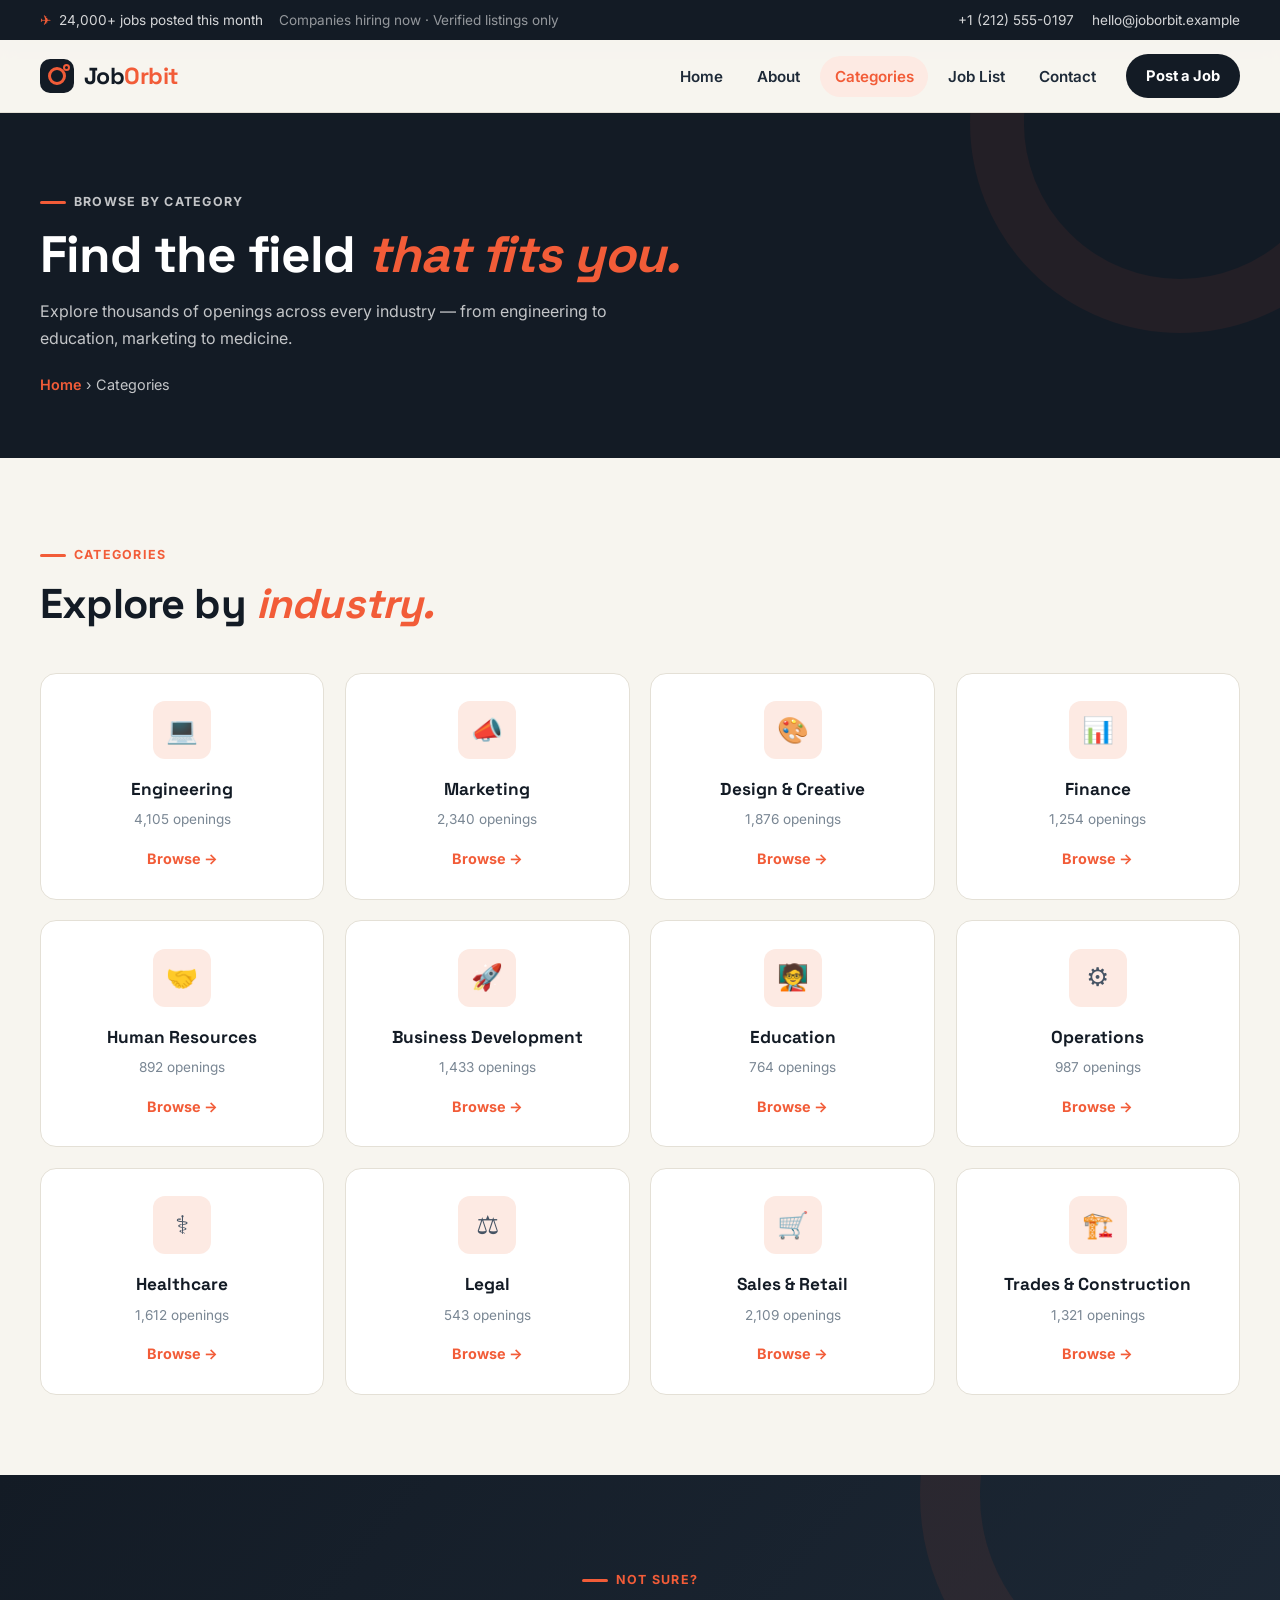
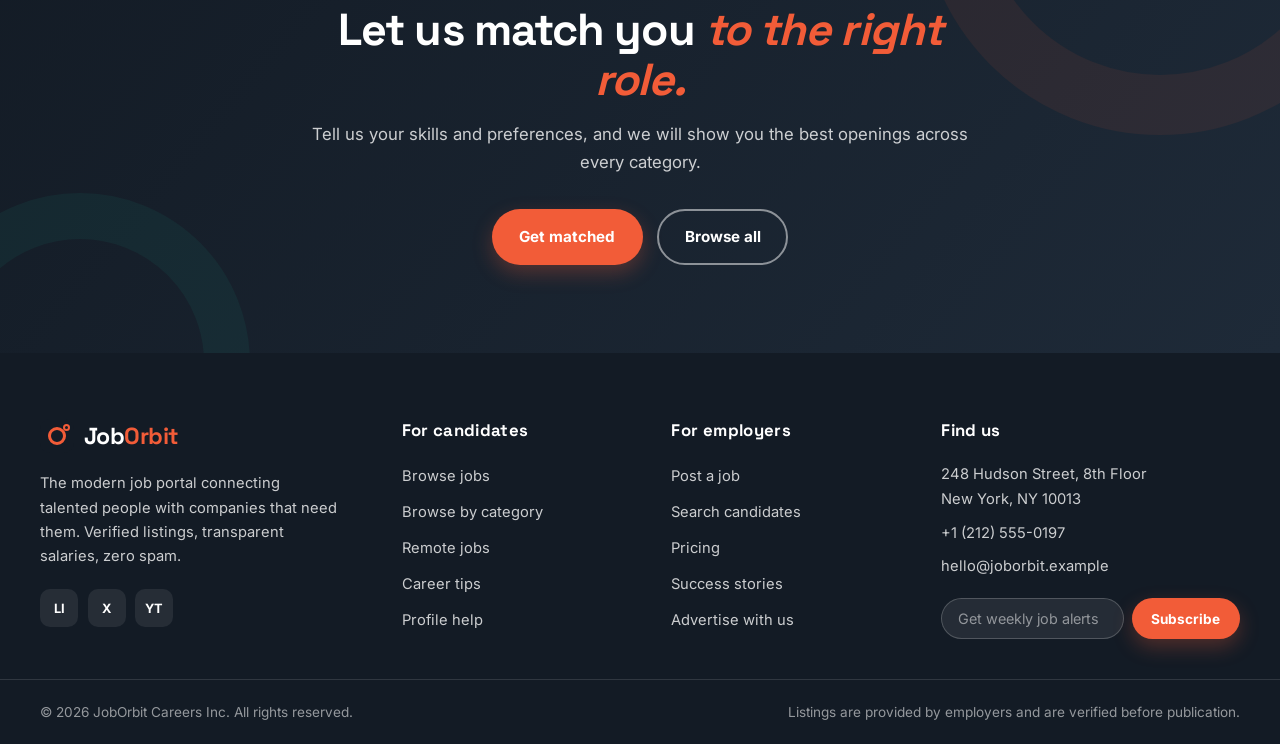
<file: category.html>
<!DOCTYPE html>
<html lang="en">
<head>
  <meta charset="UTF-8">
  <meta name="viewport" content="width=device-width, initial-scale=1.0">
  <title>Categories — JobOrbit</title>
  <meta name="description" content="Browse job categories on JobOrbit — Engineering, Marketing, Design, Finance, Healthcare and more. Find your next role by industry.">
  <link rel="icon" href="data:image/svg+xml,%3Csvg xmlns='http://www.w3.org/2000/svg' viewBox='0 0 64 64'%3E%3Crect width='64' height='64' rx='16' fill='%23131b25'/%3E%3Ccircle cx='32' cy='32' r='14' fill='none' stroke='%23f25c38' stroke-width='5'/%3E%3Cellipse cx='44' cy='20' rx='6' ry='3.2' fill='none' stroke='%23f25c38' stroke-width='3.5' transform='rotate(-30 44 20)'/%3E%3C/svg%3E">
  <link rel="preconnect" href="https://fonts.googleapis.com">
  <link rel="preconnect" href="https://fonts.gstatic.com" crossorigin>
  <link href="https://fonts.googleapis.com/css2?family=Space+Grotesk:wght@400;500;600;700&family=Inter:wght@400;500;600;700;800&display=swap" rel="stylesheet">
  <link rel="stylesheet" href="assets/css/style.css">
</head>
<body>
  <a class="skip-link" href="#main">Skip to content</a>

<div class="topbar">
    <div class="container topbar-inner">
      <p class="topbar-item"><span class="topbar-icon">✈</span> 24,000+ jobs posted this month</p>
      <p class="topbar-item topbar-mid">Companies hiring now · Verified listings only</p>
      <p class="topbar-item topbar-end">
        <a href="tel:+12125550197">+1 (212) 555-0197</a>
        <a href="mailto:hello@joborbit.example">hello@joborbit.example</a>
      </p>
    </div>
  </div>

  <header class="site-header" id="top">
    <div class="container nav-wrap">
      <a href="index.html" class="brand">
        <span class="brand-mark" aria-hidden="true"></span>
        <span class="brand-text">Job<span>Orbit</span></span>
      </a>
      <button class="nav-toggle" aria-label="Toggle menu" aria-expanded="false" aria-controls="site-nav">&#9776;</button>
      <nav class="nav-links" id="site-nav" aria-label="Primary">
        <a href="index.html" class="nav-link">Home</a>
        <a href="about.html" class="nav-link">About</a>
        <a href="category.html" class="nav-link">Categories</a>
        <a href="job-list.html" class="nav-link">Job List</a>
        <a href="contact.html" class="nav-link">Contact</a>
        <a href="job-list.html" class="nav-cta">Post a Job</a>
      </nav>
    </div>
  </header>

  <main id="main">

    <section class="page-banner">
      <div class="container">
        <p class="eyebrow eyebrow-light">Browse by category</p>
        <h1>Find the field <em>that fits you.</em></h1>
        <p>Explore thousands of openings across every industry — from engineering to education, marketing to medicine.</p>
        <p class="crumb"><a href="index.html">Home</a> › Categories</p>
      </div>
    </section>

    <section class="section">
      <div class="container">
        <div class="section-head reveal">
          <p class="eyebrow">Categories</p>
          <h2 class="section-title">Explore by <em>industry.</em></h2>
        </div>
        <div class="category-grid">
          <article class="category-card reveal">
            <span class="cat-ico">💻</span>
            <h3>Engineering</h3>
            <p>4,105 openings</p>
            <a href="job-list.html">Browse →</a>
          </article>
          <article class="category-card reveal">
            <span class="cat-ico">📣</span>
            <h3>Marketing</h3>
            <p>2,340 openings</p>
            <a href="job-list.html">Browse →</a>
          </article>
          <article class="category-card reveal">
            <span class="cat-ico">🎨</span>
            <h3>Design &amp; Creative</h3>
            <p>1,876 openings</p>
            <a href="job-list.html">Browse →</a>
          </article>
          <article class="category-card reveal">
            <span class="cat-ico">📊</span>
            <h3>Finance</h3>
            <p>1,254 openings</p>
            <a href="job-list.html">Browse →</a>
          </article>
          <article class="category-card reveal">
            <span class="cat-ico">🤝</span>
            <h3>Human Resources</h3>
            <p>892 openings</p>
            <a href="job-list.html">Browse →</a>
          </article>
          <article class="category-card reveal">
            <span class="cat-ico">🚀</span>
            <h3>Business Development</h3>
            <p>1,433 openings</p>
            <a href="job-list.html">Browse →</a>
          </article>
          <article class="category-card reveal">
            <span class="cat-ico">🧑‍🏫</span>
            <h3>Education</h3>
            <p>764 openings</p>
            <a href="job-list.html">Browse →</a>
          </article>
          <article class="category-card reveal">
            <span class="cat-ico">⚙️</span>
            <h3>Operations</h3>
            <p>987 openings</p>
            <a href="job-list.html">Browse →</a>
          </article>
          <article class="category-card reveal">
            <span class="cat-ico">⚕️</span>
            <h3>Healthcare</h3>
            <p>1,612 openings</p>
            <a href="job-list.html">Browse →</a>
          </article>
          <article class="category-card reveal">
            <span class="cat-ico">⚖️</span>
            <h3>Legal</h3>
            <p>543 openings</p>
            <a href="job-list.html">Browse →</a>
          </article>
          <article class="category-card reveal">
            <span class="cat-ico">🛒</span>
            <h3>Sales &amp; Retail</h3>
            <p>2,109 openings</p>
            <a href="job-list.html">Browse →</a>
          </article>
          <article class="category-card reveal">
            <span class="cat-ico">🏗️</span>
            <h3>Trades &amp; Construction</h3>
            <p>1,321 openings</p>
            <a href="job-list.html">Browse →</a>
          </article>
        </div>
      </div>
    </section>

  
    <section class="cta-section">
      <div class="container cta-inner reveal">
        <p class="eyebrow eyebrow-light">Not sure?</p>
        <h2 class="cta-title">Let us match you <em>to the right role.</em></h2>
        <p class="cta-sub">Tell us your skills and preferences, and we will show you the best openings across every category.</p>
        <div class="cta-actions">
          <a href="job-list.html" class="btn btn-primary">Get matched</a>
          <a href="job-list.html" class="btn btn-ghost-light">Browse all</a>
        </div>
      </div>
    </section>
  </main>
<footer class="site-footer">
    <div class="container footer-grid">
      <div class="footer-col">
        <a href="index.html" class="brand footer-brand">
          <span class="brand-mark" aria-hidden="true"></span>
          <span class="brand-text">Job<span>Orbit</span></span>
        </a>
        <p>The modern job portal connecting talented people with companies that need them. Verified listings, transparent salaries, zero spam.</p>
        <div class="footer-social">
          <a href="https://linkedin.com" target="_blank" rel="noopener" aria-label="LinkedIn">LI</a>
          <a href="https://twitter.com" target="_blank" rel="noopener" aria-label="Twitter">X</a>
          <a href="https://youtube.com" target="_blank" rel="noopener" aria-label="YouTube">YT</a>
        </div>
      </div>
      <div class="footer-col">
        <h3>For candidates</h3>
        <ul class="footer-links">
          <li><a href="job-list.html">Browse jobs</a></li>
          <li><a href="category.html">Browse by category</a></li>
          <li><a href="job-list.html">Remote jobs</a></li>
          <li><a href="about.html">Career tips</a></li>
          <li><a href="contact.html">Profile help</a></li>
        </ul>
      </div>
      <div class="footer-col">
        <h3>For employers</h3>
        <ul class="footer-links">
          <li><a href="job-list.html">Post a job</a></li>
          <li><a href="job-list.html">Search candidates</a></li>
          <li><a href="about.html">Pricing</a></li>
          <li><a href="about.html">Success stories</a></li>
          <li><a href="contact.html">Advertise with us</a></li>
        </ul>
      </div>
      <div class="footer-col">
        <h3>Find us</h3>
        <ul class="footer-links footer-contact">
          <li>248 Hudson Street, 8th Floor<br>New York, NY 10013</li>
          <li><a href="tel:+12125550197">+1 (212) 555-0197</a></li>
          <li><a href="mailto:hello@joborbit.example">hello@joborbit.example</a></li>
        </ul>
        <form class="newsletter" data-form novalidate>
          <label for="nl-email" class="sr-only">Email for job alerts</label>
          <input id="nl-email" type="email" name="email" placeholder="Get weekly job alerts" required>
          <button type="submit" class="btn btn-primary btn-sm">Subscribe</button>
          <p class="form-msg form-ok">You are subscribed — first digest this Friday.</p>
          <p class="form-msg form-err">Please enter a valid email address.</p>
        </form>
      </div>
    </div>
    <div class="footer-bottom">
      <div class="container">
        <p>© <span data-year>2026</span> JobOrbit Careers Inc. All rights reserved.</p>
        <p>Listings are provided by employers and are verified before publication.</p>
      </div>
    </div>
  </footer>

  <button class="back-to-top" aria-label="Back to top">&#8593;</button>
  <script src="assets/js/main.js"></script>
</body>
</html>
</file>
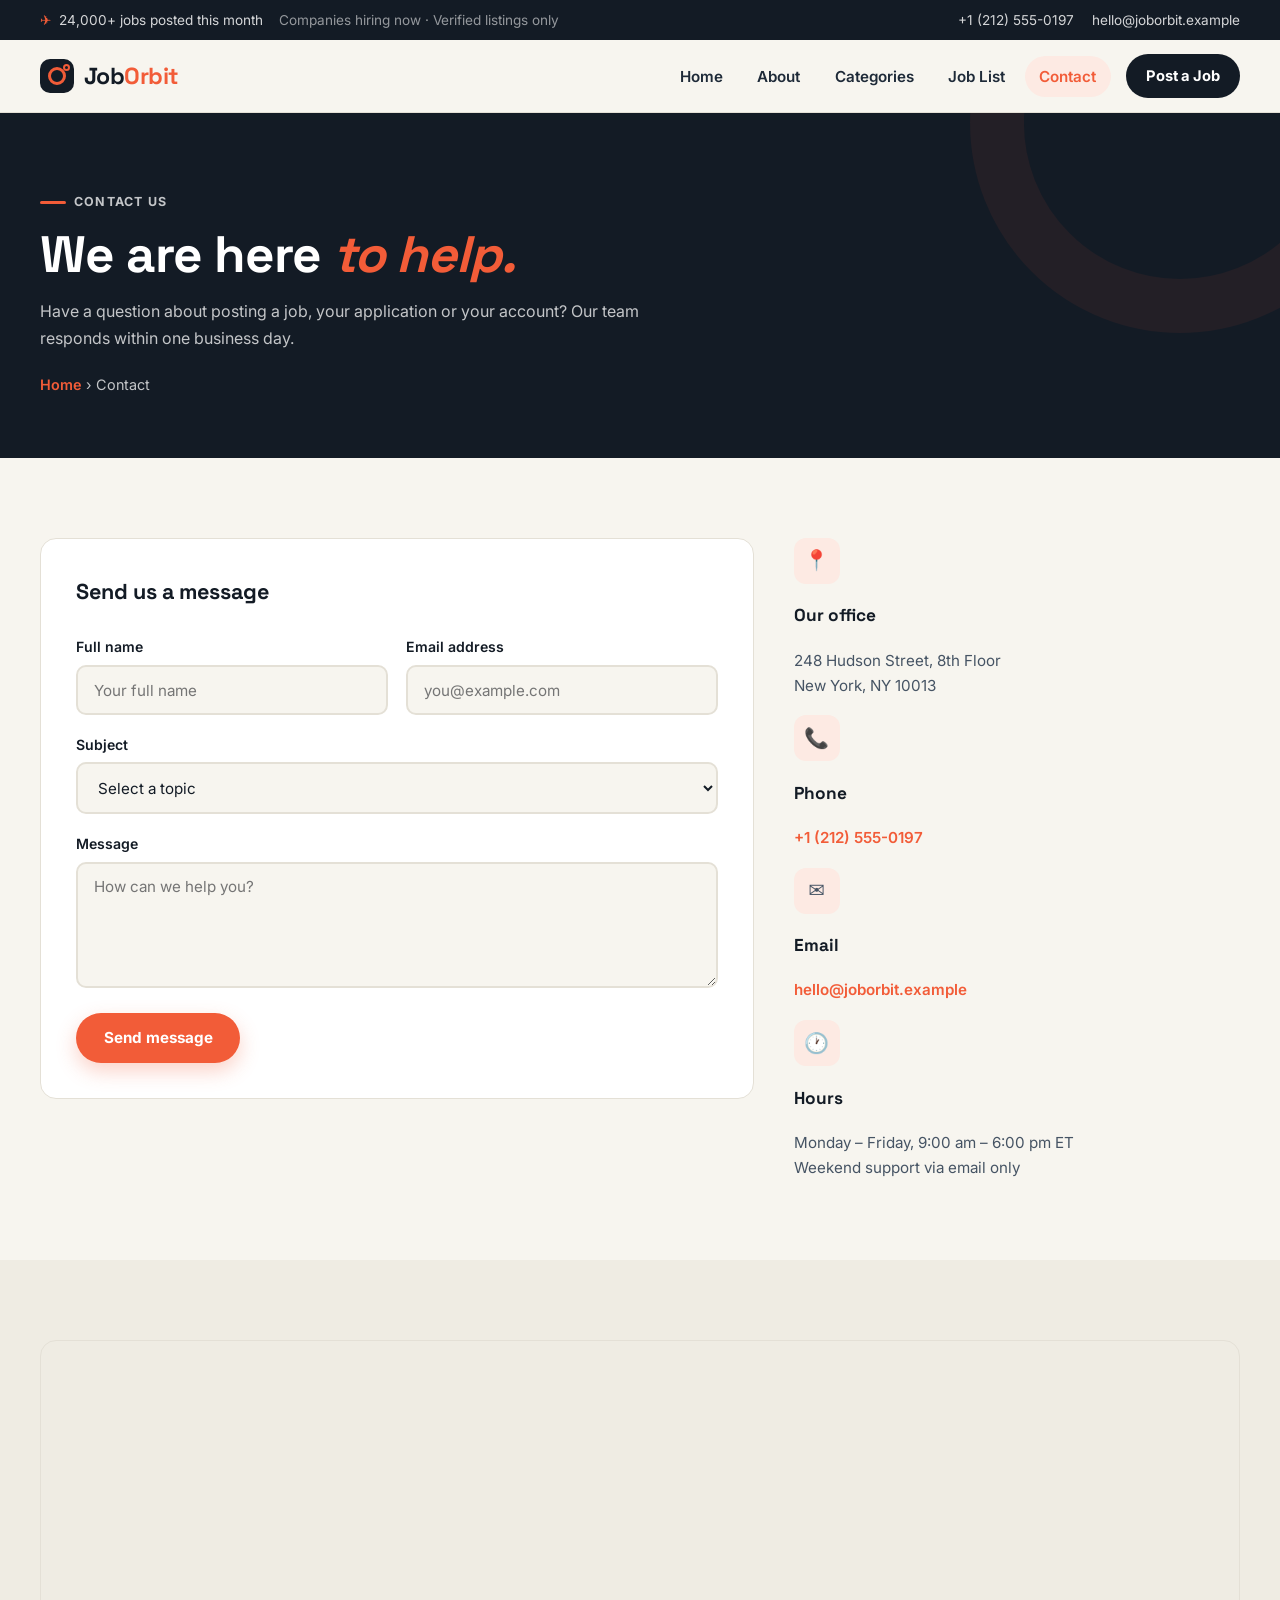
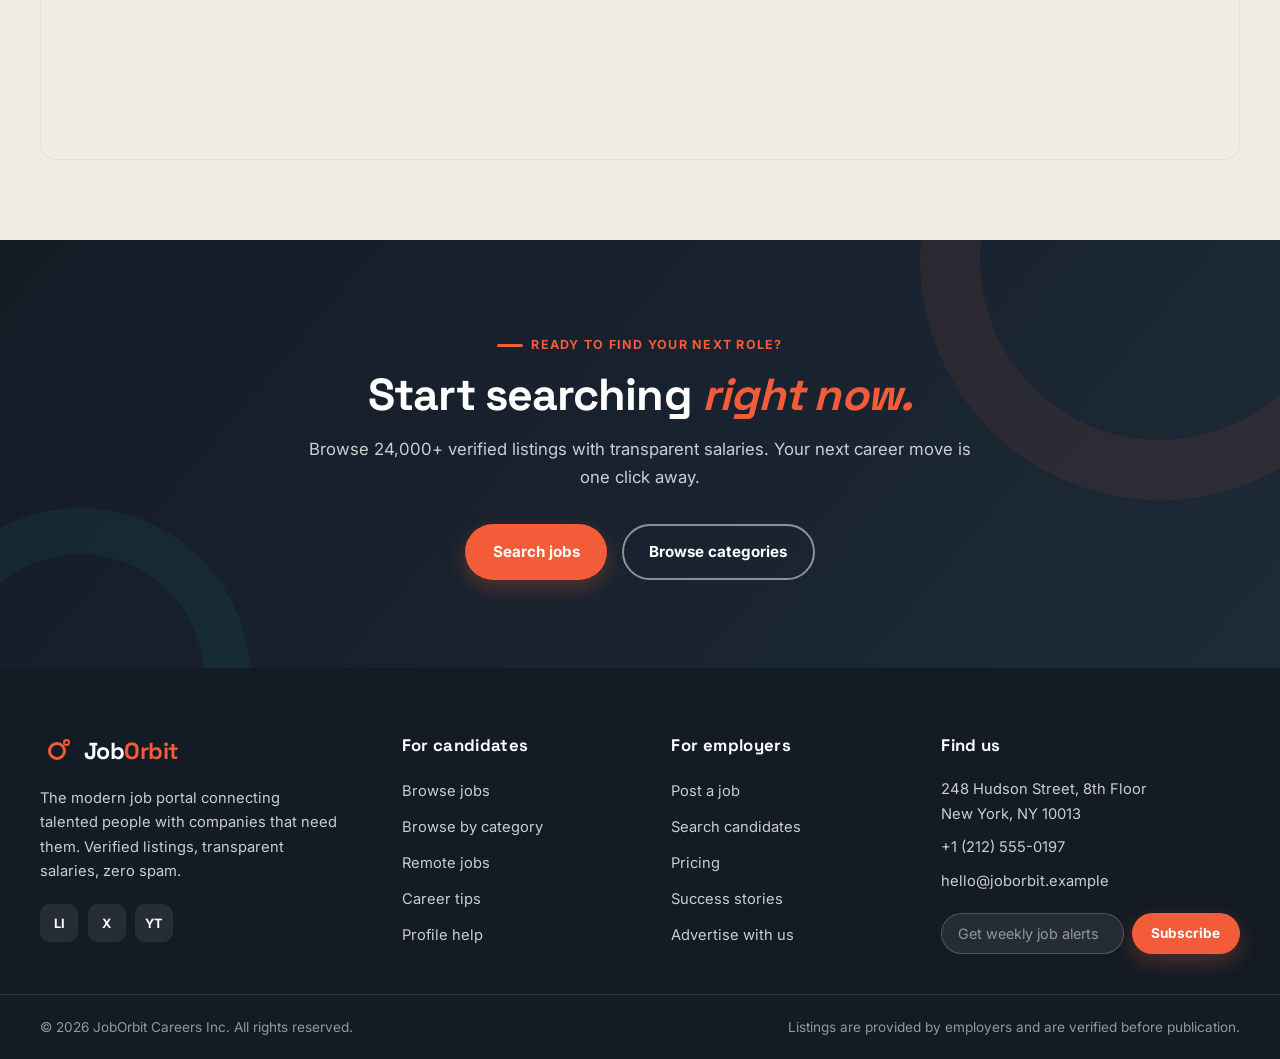
<file: contact.html>
<!DOCTYPE html>
<html lang="en">
<head>
  <meta charset="UTF-8">
  <meta name="viewport" content="width=device-width, initial-scale=1.0">
  <title>Contact — JobOrbit</title>
  <meta name="description" content="Contact JobOrbit — get in touch with our team about job postings, applications, account support, or partnership inquiries. We respond within one business day.">
  <link rel="icon" href="data:image/svg+xml,%3Csvg xmlns='http://www.w3.org/2000/svg' viewBox='0 0 64 64'%3E%3Crect width='64' height='64' rx='16' fill='%23131b25'/%3E%3Ccircle cx='32' cy='32' r='14' fill='none' stroke='%23f25c38' stroke-width='5'/%3E%3Cellipse cx='44' cy='20' rx='6' ry='3.2' fill='none' stroke='%23f25c38' stroke-width='3.5' transform='rotate(-30 44 20)'/%3E%3C/svg%3E">
  <link rel="preconnect" href="https://fonts.googleapis.com">
  <link rel="preconnect" href="https://fonts.gstatic.com" crossorigin>
  <link href="https://fonts.googleapis.com/css2?family=Space+Grotesk:wght@400;500;600;700&family=Inter:wght@400;500;600;700;800&display=swap" rel="stylesheet">
  <link rel="stylesheet" href="assets/css/style.css">
</head>
<body>
  <a class="skip-link" href="#main">Skip to content</a>

<div class="topbar">
    <div class="container topbar-inner">
      <p class="topbar-item"><span class="topbar-icon">✈</span> 24,000+ jobs posted this month</p>
      <p class="topbar-item topbar-mid">Companies hiring now · Verified listings only</p>
      <p class="topbar-item topbar-end">
        <a href="tel:+12125550197">+1 (212) 555-0197</a>
        <a href="mailto:hello@joborbit.example">hello@joborbit.example</a>
      </p>
    </div>
  </div>

  <header class="site-header" id="top">
    <div class="container nav-wrap">
      <a href="index.html" class="brand">
        <span class="brand-mark" aria-hidden="true"></span>
        <span class="brand-text">Job<span>Orbit</span></span>
      </a>
      <button class="nav-toggle" aria-label="Toggle menu" aria-expanded="false" aria-controls="site-nav">&#9776;</button>
      <nav class="nav-links" id="site-nav" aria-label="Primary">
        <a href="index.html" class="nav-link">Home</a>
        <a href="about.html" class="nav-link">About</a>
        <a href="category.html" class="nav-link">Categories</a>
        <a href="job-list.html" class="nav-link">Job List</a>
        <a href="contact.html" class="nav-link">Contact</a>
        <a href="job-list.html" class="nav-cta">Post a Job</a>
      </nav>
    </div>
  </header>

  <main id="main">

    <section class="page-banner">
      <div class="container">
        <p class="eyebrow eyebrow-light">Contact us</p>
        <h1>We are here <em>to help.</em></h1>
        <p>Have a question about posting a job, your application or your account? Our team responds within one business day.</p>
        <p class="crumb"><a href="index.html">Home</a> › Contact</p>
      </div>
    </section>

    <section class="section">
      <div class="container contact-grid">
        <div class="form-card reveal">
          <h3>Send us a message</h3>
          <form data-form novalidate>
            <div class="form-row">
              <div class="form-field">
                <label for="c-name">Full name</label>
                <input id="c-name" type="text" name="name" placeholder="Your full name" required>
              </div>
              <div class="form-field">
                <label for="c-email">Email address</label>
                <input id="c-email" type="email" name="email" placeholder="you@example.com" required>
              </div>
            </div>
            <div class="form-field">
              <label for="c-subject">Subject</label>
              <select id="c-subject" name="subject" required>
                <option value="">Select a topic</option>
                <option>I am hiring — post a job</option>
                <option>I am looking for a job</option>
                <option>Account support</option>
                <option>Partnership inquiry</option>
                <option>Other</option>
              </select>
            </div>
            <div class="form-field">
              <label for="c-msg">Message</label>
              <textarea id="c-msg" name="message" rows="5" placeholder="How can we help you?" required></textarea>
            </div>
            <button type="submit" class="btn btn-primary">Send message</button>
            <p class="form-msg form-ok">Thank you. We will respond within one business day.</p>
            <p class="form-msg form-err">Please fill in all required fields.</p>
          </form>
        </div>
        <div class="info-list reveal">
          <div class="info-ico">📍</div>
          <h3>Our office</h3>
          <p>248 Hudson Street, 8th Floor<br>New York, NY 10013</p>
          <div class="info-ico">📞</div>
          <h3>Phone</h3>
          <p><a href="tel:+12125550197">+1 (212) 555-0197</a></p>
          <div class="info-ico">✉️</div>
          <h3>Email</h3>
          <p><a href="mailto:hello@joborbit.example">hello@joborbit.example</a></p>
          <div class="info-ico">🕐</div>
          <h3>Hours</h3>
          <p>Monday – Friday, 9:00 am – 6:00 pm ET<br>Weekend support via email only</p>
        </div>
      </div>
    </section>

    <section class="section section-mist">
      <div class="container">
        <div class="map-frame">
          <iframe src="https://www.google.com/maps/embed?pb=!1m18!1m12!1m3!1d3024.184!2d-74.007!3d40.705!2m3!1f0!2f0!3f0!3m2!1i1024!2i768!4f13.1!3m3!1m2!1s0x0%3A0x0!2zNDDCsDQyJzE4LjAiTiA3NMKwMDAnMjUuMiJX!5e0!3m2!1sen!2sus!4v1" width="600" height="400" style="border:0;width:100%;height:100%" allowfullscreen="" loading="lazy" referrerpolicy="no-referrer-when-downgrade" title="JobOrbit office location"></iframe>
        </div>
      </div>
    </section>

  
    <section class="cta-section">
      <div class="container cta-inner reveal">
        <p class="eyebrow eyebrow-light">Ready to find your next role?</p>
        <h2 class="cta-title">Start searching <em>right now.</em></h2>
        <p class="cta-sub">Browse 24,000+ verified listings with transparent salaries. Your next career move is one click away.</p>
        <div class="cta-actions">
          <a href="job-list.html" class="btn btn-primary">Search jobs</a>
          <a href="category.html" class="btn btn-ghost-light">Browse categories</a>
        </div>
      </div>
    </section>
  </main>
<footer class="site-footer">
    <div class="container footer-grid">
      <div class="footer-col">
        <a href="index.html" class="brand footer-brand">
          <span class="brand-mark" aria-hidden="true"></span>
          <span class="brand-text">Job<span>Orbit</span></span>
        </a>
        <p>The modern job portal connecting talented people with companies that need them. Verified listings, transparent salaries, zero spam.</p>
        <div class="footer-social">
          <a href="https://linkedin.com" target="_blank" rel="noopener" aria-label="LinkedIn">LI</a>
          <a href="https://twitter.com" target="_blank" rel="noopener" aria-label="Twitter">X</a>
          <a href="https://youtube.com" target="_blank" rel="noopener" aria-label="YouTube">YT</a>
        </div>
      </div>
      <div class="footer-col">
        <h3>For candidates</h3>
        <ul class="footer-links">
          <li><a href="job-list.html">Browse jobs</a></li>
          <li><a href="category.html">Browse by category</a></li>
          <li><a href="job-list.html">Remote jobs</a></li>
          <li><a href="about.html">Career tips</a></li>
          <li><a href="contact.html">Profile help</a></li>
        </ul>
      </div>
      <div class="footer-col">
        <h3>For employers</h3>
        <ul class="footer-links">
          <li><a href="job-list.html">Post a job</a></li>
          <li><a href="job-list.html">Search candidates</a></li>
          <li><a href="about.html">Pricing</a></li>
          <li><a href="about.html">Success stories</a></li>
          <li><a href="contact.html">Advertise with us</a></li>
        </ul>
      </div>
      <div class="footer-col">
        <h3>Find us</h3>
        <ul class="footer-links footer-contact">
          <li>248 Hudson Street, 8th Floor<br>New York, NY 10013</li>
          <li><a href="tel:+12125550197">+1 (212) 555-0197</a></li>
          <li><a href="mailto:hello@joborbit.example">hello@joborbit.example</a></li>
        </ul>
        <form class="newsletter" data-form novalidate>
          <label for="nl-email" class="sr-only">Email for job alerts</label>
          <input id="nl-email" type="email" name="email" placeholder="Get weekly job alerts" required>
          <button type="submit" class="btn btn-primary btn-sm">Subscribe</button>
          <p class="form-msg form-ok">You are subscribed — first digest this Friday.</p>
          <p class="form-msg form-err">Please enter a valid email address.</p>
        </form>
      </div>
    </div>
    <div class="footer-bottom">
      <div class="container">
        <p>© <span data-year>2026</span> JobOrbit Careers Inc. All rights reserved.</p>
        <p>Listings are provided by employers and are verified before publication.</p>
      </div>
    </div>
  </footer>

  <button class="back-to-top" aria-label="Back to top">&#8593;</button>
  <script src="assets/js/main.js"></script>
</body>
</html>
</file>
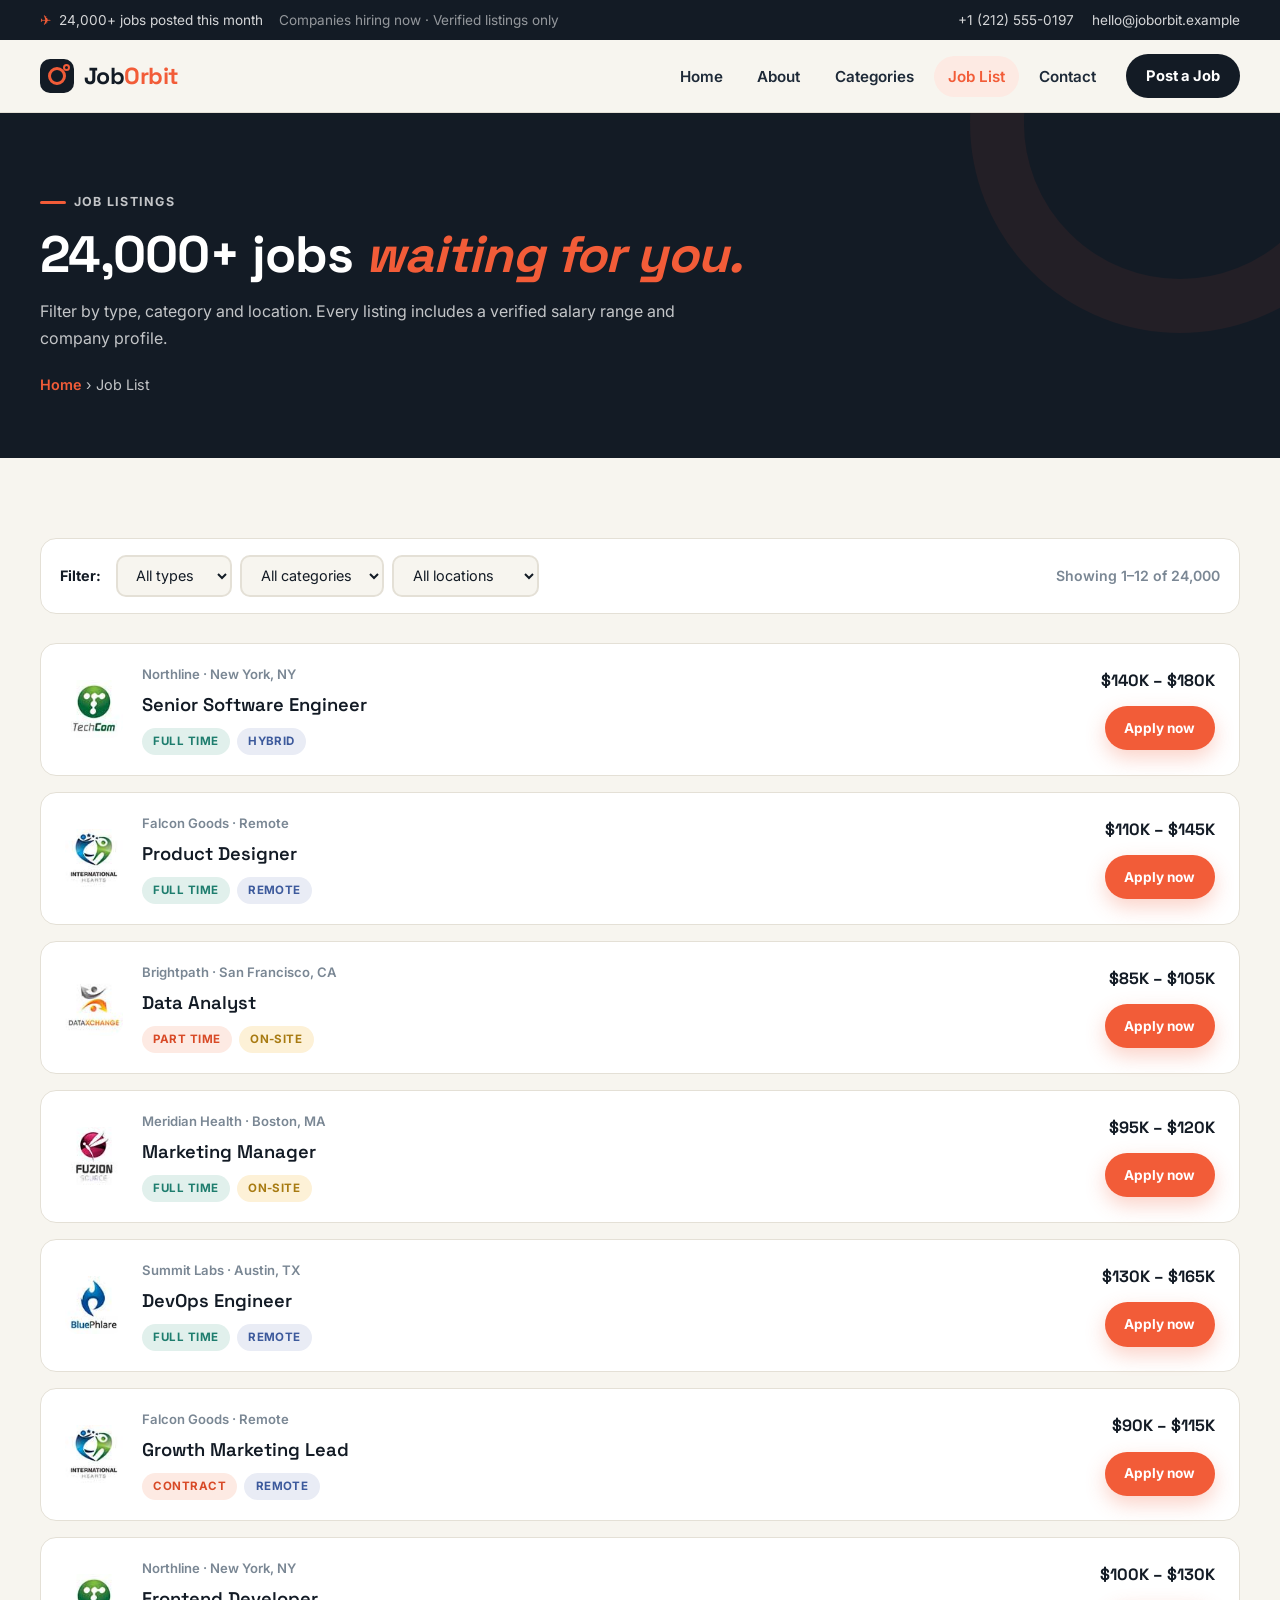
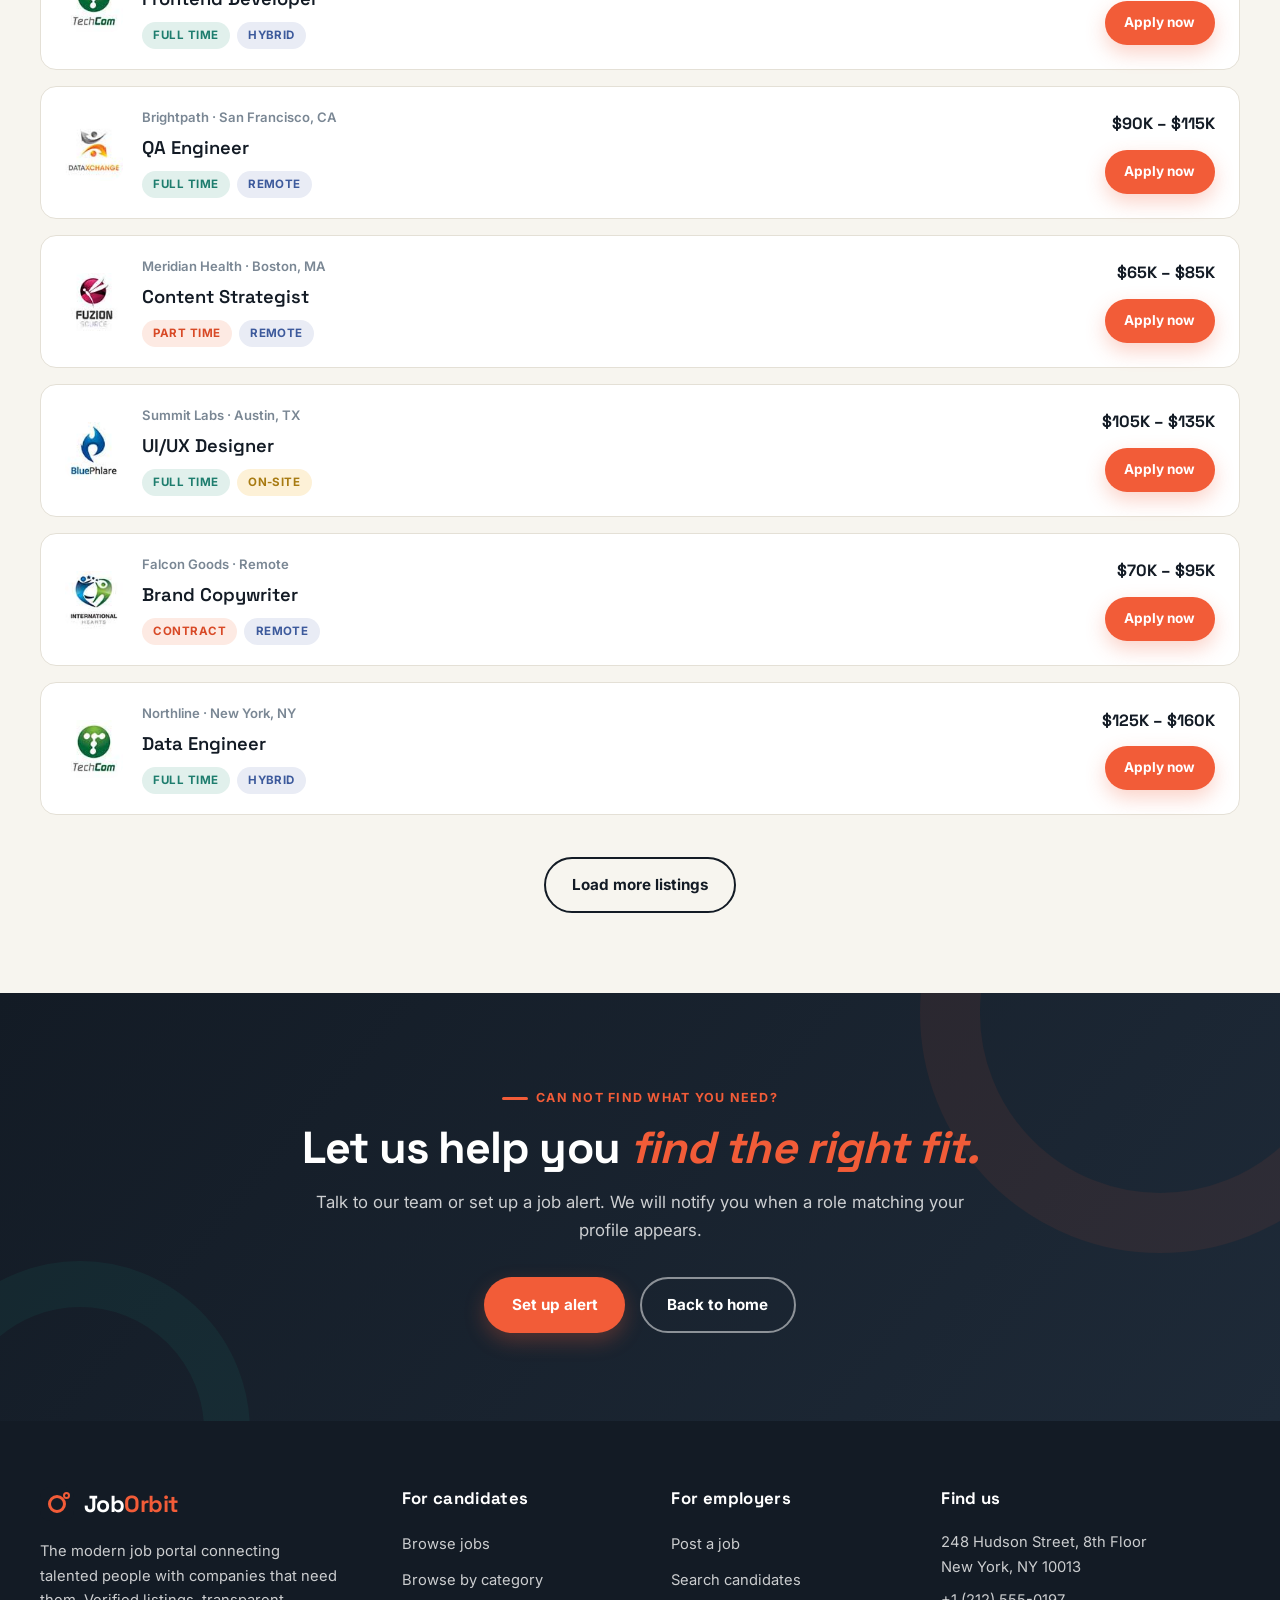
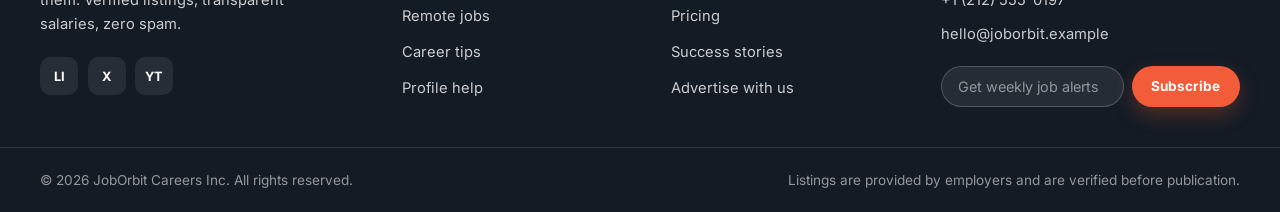
<file: job-list.html>
<!DOCTYPE html>
<html lang="en">
<head>
  <meta charset="UTF-8">
  <meta name="viewport" content="width=device-width, initial-scale=1.0">
  <title>Job List — JobOrbit</title>
  <meta name="description" content="Browse 24,000+ verified job listings on JobOrbit. Filter by type, category and location. Salaries published upfront.">
  <link rel="icon" href="data:image/svg+xml,%3Csvg xmlns='http://www.w3.org/2000/svg' viewBox='0 0 64 64'%3E%3Crect width='64' height='64' rx='16' fill='%23131b25'/%3E%3Ccircle cx='32' cy='32' r='14' fill='none' stroke='%23f25c38' stroke-width='5'/%3E%3Cellipse cx='44' cy='20' rx='6' ry='3.2' fill='none' stroke='%23f25c38' stroke-width='3.5' transform='rotate(-30 44 20)'/%3E%3C/svg%3E">
  <link rel="preconnect" href="https://fonts.googleapis.com">
  <link rel="preconnect" href="https://fonts.gstatic.com" crossorigin>
  <link href="https://fonts.googleapis.com/css2?family=Space+Grotesk:wght@400;500;600;700&family=Inter:wght@400;500;600;700;800&display=swap" rel="stylesheet">
  <link rel="stylesheet" href="assets/css/style.css">
</head>
<body>
  <a class="skip-link" href="#main">Skip to content</a>

<div class="topbar">
    <div class="container topbar-inner">
      <p class="topbar-item"><span class="topbar-icon">✈</span> 24,000+ jobs posted this month</p>
      <p class="topbar-item topbar-mid">Companies hiring now · Verified listings only</p>
      <p class="topbar-item topbar-end">
        <a href="tel:+12125550197">+1 (212) 555-0197</a>
        <a href="mailto:hello@joborbit.example">hello@joborbit.example</a>
      </p>
    </div>
  </div>

  <header class="site-header" id="top">
    <div class="container nav-wrap">
      <a href="index.html" class="brand">
        <span class="brand-mark" aria-hidden="true"></span>
        <span class="brand-text">Job<span>Orbit</span></span>
      </a>
      <button class="nav-toggle" aria-label="Toggle menu" aria-expanded="false" aria-controls="site-nav">&#9776;</button>
      <nav class="nav-links" id="site-nav" aria-label="Primary">
        <a href="index.html" class="nav-link">Home</a>
        <a href="about.html" class="nav-link">About</a>
        <a href="category.html" class="nav-link">Categories</a>
        <a href="job-list.html" class="nav-link">Job List</a>
        <a href="contact.html" class="nav-link">Contact</a>
        <a href="job-list.html" class="nav-cta">Post a Job</a>
      </nav>
    </div>
  </header>

  <main id="main">

    <section class="page-banner">
      <div class="container">
        <p class="eyebrow eyebrow-light">Job listings</p>
        <h1>24,000+ jobs <em>waiting for you.</em></h1>
        <p>Filter by type, category and location. Every listing includes a verified salary range and company profile.</p>
        <p class="crumb"><a href="index.html">Home</a> › Job List</p>
      </div>
    </section>

    <section class="section">
      <div class="container">
        <div class="filter-bar">
          <span class="f-label">Filter:</span>
          <select name="type" class="f-select">
            <option>All types</option>
            <option>Full Time</option>
            <option>Part Time</option>
            <option>Contract</option>
          </select>
          <select name="cat" class="f-select">
            <option>All categories</option>
            <option>Engineering</option>
            <option>Marketing</option>
            <option>Design</option>
            <option>Finance</option>
          </select>
          <select name="loc" class="f-select">
            <option>All locations</option>
            <option>New York</option>
            <option>San Francisco</option>
            <option>Remote</option>
            <option>London</option>
          </select>
          <span class="filter-count">Showing 1–12 of 24,000</span>
        </div>
        <div class="job-grid">
          <article class="job-card reveal">
            <img src="assets/img/img-logo-1.jpg" alt="Northline logo" class="job-logo">
            <div class="job-body">
              <p class="job-meta">Northline · New York, NY</p>
              <h3 class="job-title">Senior Software Engineer</h3>
              <div class="job-tags">
                <span class="job-tag tag-full">Full Time</span>
                <span class="job-tag tag-remote">Hybrid</span>
              </div>
            </div>
            <div class="job-side">
              <span class="job-salary">$140K – $180K</span>
              <a href="job-list.html" class="btn btn-primary btn-sm">Apply now</a>
            </div>
          </article>
          <article class="job-card reveal">
            <img src="assets/img/img-logo-2.jpg" alt="Falcon Goods logo" class="job-logo">
            <div class="job-body">
              <p class="job-meta">Falcon Goods · Remote</p>
              <h3 class="job-title">Product Designer</h3>
              <div class="job-tags">
                <span class="job-tag tag-full">Full Time</span>
                <span class="job-tag tag-remote">Remote</span>
              </div>
            </div>
            <div class="job-side">
              <span class="job-salary">$110K – $145K</span>
              <a href="job-list.html" class="btn btn-primary btn-sm">Apply now</a>
            </div>
          </article>
          <article class="job-card reveal">
            <img src="assets/img/img-logo-3.jpg" alt="Brightpath logo" class="job-logo">
            <div class="job-body">
              <p class="job-meta">Brightpath · San Francisco, CA</p>
              <h3 class="job-title">Data Analyst</h3>
              <div class="job-tags">
                <span class="job-tag tag-part">Part Time</span>
                <span class="job-tag tag-on">On-site</span>
              </div>
            </div>
            <div class="job-side">
              <span class="job-salary">$85K – $105K</span>
              <a href="job-list.html" class="btn btn-primary btn-sm">Apply now</a>
            </div>
          </article>
          <article class="job-card reveal">
            <img src="assets/img/img-logo-4.jpg" alt="Meridian Health logo" class="job-logo">
            <div class="job-body">
              <p class="job-meta">Meridian Health · Boston, MA</p>
              <h3 class="job-title">Marketing Manager</h3>
              <div class="job-tags">
                <span class="job-tag tag-full">Full Time</span>
                <span class="job-tag tag-on">On-site</span>
              </div>
            </div>
            <div class="job-side">
              <span class="job-salary">$95K – $120K</span>
              <a href="job-list.html" class="btn btn-primary btn-sm">Apply now</a>
            </div>
          </article>
          <article class="job-card reveal">
            <img src="assets/img/img-logo-5.jpg" alt="Summit Labs logo" class="job-logo">
            <div class="job-body">
              <p class="job-meta">Summit Labs · Austin, TX</p>
              <h3 class="job-title">DevOps Engineer</h3>
              <div class="job-tags">
                <span class="job-tag tag-full">Full Time</span>
                <span class="job-tag tag-remote">Remote</span>
              </div>
            </div>
            <div class="job-side">
              <span class="job-salary">$130K – $165K</span>
              <a href="job-list.html" class="btn btn-primary btn-sm">Apply now</a>
            </div>
          </article>
          <article class="job-card reveal">
            <img src="assets/img/img-logo-2.jpg" alt="Falcon Goods logo" class="job-logo">
            <div class="job-body">
              <p class="job-meta">Falcon Goods · Remote</p>
              <h3 class="job-title">Growth Marketing Lead</h3>
              <div class="job-tags">
                <span class="job-tag tag-part">Contract</span>
                <span class="job-tag tag-remote">Remote</span>
              </div>
            </div>
            <div class="job-side">
              <span class="job-salary">$90K – $115K</span>
              <a href="job-list.html" class="btn btn-primary btn-sm">Apply now</a>
            </div>
          </article>
          <article class="job-card reveal">
            <img src="assets/img/img-logo-1.jpg" alt="Northline logo" class="job-logo">
            <div class="job-body">
              <p class="job-meta">Northline · New York, NY</p>
              <h3 class="job-title">Frontend Developer</h3>
              <div class="job-tags">
                <span class="job-tag tag-full">Full Time</span>
                <span class="job-tag tag-remote">Hybrid</span>
              </div>
            </div>
            <div class="job-side">
              <span class="job-salary">$100K – $130K</span>
              <a href="job-list.html" class="btn btn-primary btn-sm">Apply now</a>
            </div>
          </article>
          <article class="job-card reveal">
            <img src="assets/img/img-logo-3.jpg" alt="Brightpath logo" class="job-logo">
            <div class="job-body">
              <p class="job-meta">Brightpath · San Francisco, CA</p>
              <h3 class="job-title">QA Engineer</h3>
              <div class="job-tags">
                <span class="job-tag tag-full">Full Time</span>
                <span class="job-tag tag-remote">Remote</span>
              </div>
            </div>
            <div class="job-side">
              <span class="job-salary">$90K – $115K</span>
              <a href="job-list.html" class="btn btn-primary btn-sm">Apply now</a>
            </div>
          </article>
          <article class="job-card reveal">
            <img src="assets/img/img-logo-4.jpg" alt="Meridian Health logo" class="job-logo">
            <div class="job-body">
              <p class="job-meta">Meridian Health · Boston, MA</p>
              <h3 class="job-title">Content Strategist</h3>
              <div class="job-tags">
                <span class="job-tag tag-part">Part Time</span>
                <span class="job-tag tag-remote">Remote</span>
              </div>
            </div>
            <div class="job-side">
              <span class="job-salary">$65K – $85K</span>
              <a href="job-list.html" class="btn btn-primary btn-sm">Apply now</a>
            </div>
          </article>
          <article class="job-card reveal">
            <img src="assets/img/img-logo-5.jpg" alt="Summit Labs logo" class="job-logo">
            <div class="job-body">
              <p class="job-meta">Summit Labs · Austin, TX</p>
              <h3 class="job-title">UI/UX Designer</h3>
              <div class="job-tags">
                <span class="job-tag tag-full">Full Time</span>
                <span class="job-tag tag-on">On-site</span>
              </div>
            </div>
            <div class="job-side">
              <span class="job-salary">$105K – $135K</span>
              <a href="job-list.html" class="btn btn-primary btn-sm">Apply now</a>
            </div>
          </article>
          <article class="job-card reveal">
            <img src="assets/img/img-logo-2.jpg" alt="Falcon Goods logo" class="job-logo">
            <div class="job-body">
              <p class="job-meta">Falcon Goods · Remote</p>
              <h3 class="job-title">Brand Copywriter</h3>
              <div class="job-tags">
                <span class="job-tag tag-part">Contract</span>
                <span class="job-tag tag-remote">Remote</span>
              </div>
            </div>
            <div class="job-side">
              <span class="job-salary">$70K – $95K</span>
              <a href="job-list.html" class="btn btn-primary btn-sm">Apply now</a>
            </div>
          </article>
          <article class="job-card reveal">
            <img src="assets/img/img-logo-1.jpg" alt="Northline logo" class="job-logo">
            <div class="job-body">
              <p class="job-meta">Northline · New York, NY</p>
              <h3 class="job-title">Data Engineer</h3>
              <div class="job-tags">
                <span class="job-tag tag-full">Full Time</span>
                <span class="job-tag tag-remote">Hybrid</span>
              </div>
            </div>
            <div class="job-side">
              <span class="job-salary">$125K – $160K</span>
              <a href="job-list.html" class="btn btn-primary btn-sm">Apply now</a>
            </div>
          </article>
        </div>
        <p class="section-cta reveal"><a href="job-list.html" class="btn btn-ghost-ink">Load more listings</a></p>
      </div>
    </section>

  
    <section class="cta-section">
      <div class="container cta-inner reveal">
        <p class="eyebrow eyebrow-light">Can not find what you need?</p>
        <h2 class="cta-title">Let us help you <em>find the right fit.</em></h2>
        <p class="cta-sub">Talk to our team or set up a job alert. We will notify you when a role matching your profile appears.</p>
        <div class="cta-actions">
          <a href="contact.html" class="btn btn-primary">Set up alert</a>
          <a href="index.html" class="btn btn-ghost-light">Back to home</a>
        </div>
      </div>
    </section>
  </main>
<footer class="site-footer">
    <div class="container footer-grid">
      <div class="footer-col">
        <a href="index.html" class="brand footer-brand">
          <span class="brand-mark" aria-hidden="true"></span>
          <span class="brand-text">Job<span>Orbit</span></span>
        </a>
        <p>The modern job portal connecting talented people with companies that need them. Verified listings, transparent salaries, zero spam.</p>
        <div class="footer-social">
          <a href="https://linkedin.com" target="_blank" rel="noopener" aria-label="LinkedIn">LI</a>
          <a href="https://twitter.com" target="_blank" rel="noopener" aria-label="Twitter">X</a>
          <a href="https://youtube.com" target="_blank" rel="noopener" aria-label="YouTube">YT</a>
        </div>
      </div>
      <div class="footer-col">
        <h3>For candidates</h3>
        <ul class="footer-links">
          <li><a href="job-list.html">Browse jobs</a></li>
          <li><a href="category.html">Browse by category</a></li>
          <li><a href="job-list.html">Remote jobs</a></li>
          <li><a href="about.html">Career tips</a></li>
          <li><a href="contact.html">Profile help</a></li>
        </ul>
      </div>
      <div class="footer-col">
        <h3>For employers</h3>
        <ul class="footer-links">
          <li><a href="job-list.html">Post a job</a></li>
          <li><a href="job-list.html">Search candidates</a></li>
          <li><a href="about.html">Pricing</a></li>
          <li><a href="about.html">Success stories</a></li>
          <li><a href="contact.html">Advertise with us</a></li>
        </ul>
      </div>
      <div class="footer-col">
        <h3>Find us</h3>
        <ul class="footer-links footer-contact">
          <li>248 Hudson Street, 8th Floor<br>New York, NY 10013</li>
          <li><a href="tel:+12125550197">+1 (212) 555-0197</a></li>
          <li><a href="mailto:hello@joborbit.example">hello@joborbit.example</a></li>
        </ul>
        <form class="newsletter" data-form novalidate>
          <label for="nl-email" class="sr-only">Email for job alerts</label>
          <input id="nl-email" type="email" name="email" placeholder="Get weekly job alerts" required>
          <button type="submit" class="btn btn-primary btn-sm">Subscribe</button>
          <p class="form-msg form-ok">You are subscribed — first digest this Friday.</p>
          <p class="form-msg form-err">Please enter a valid email address.</p>
        </form>
      </div>
    </div>
    <div class="footer-bottom">
      <div class="container">
        <p>© <span data-year>2026</span> JobOrbit Careers Inc. All rights reserved.</p>
        <p>Listings are provided by employers and are verified before publication.</p>
      </div>
    </div>
  </footer>

  <button class="back-to-top" aria-label="Back to top">&#8593;</button>
  <script src="assets/js/main.js"></script>
</body>
</html>
</file>
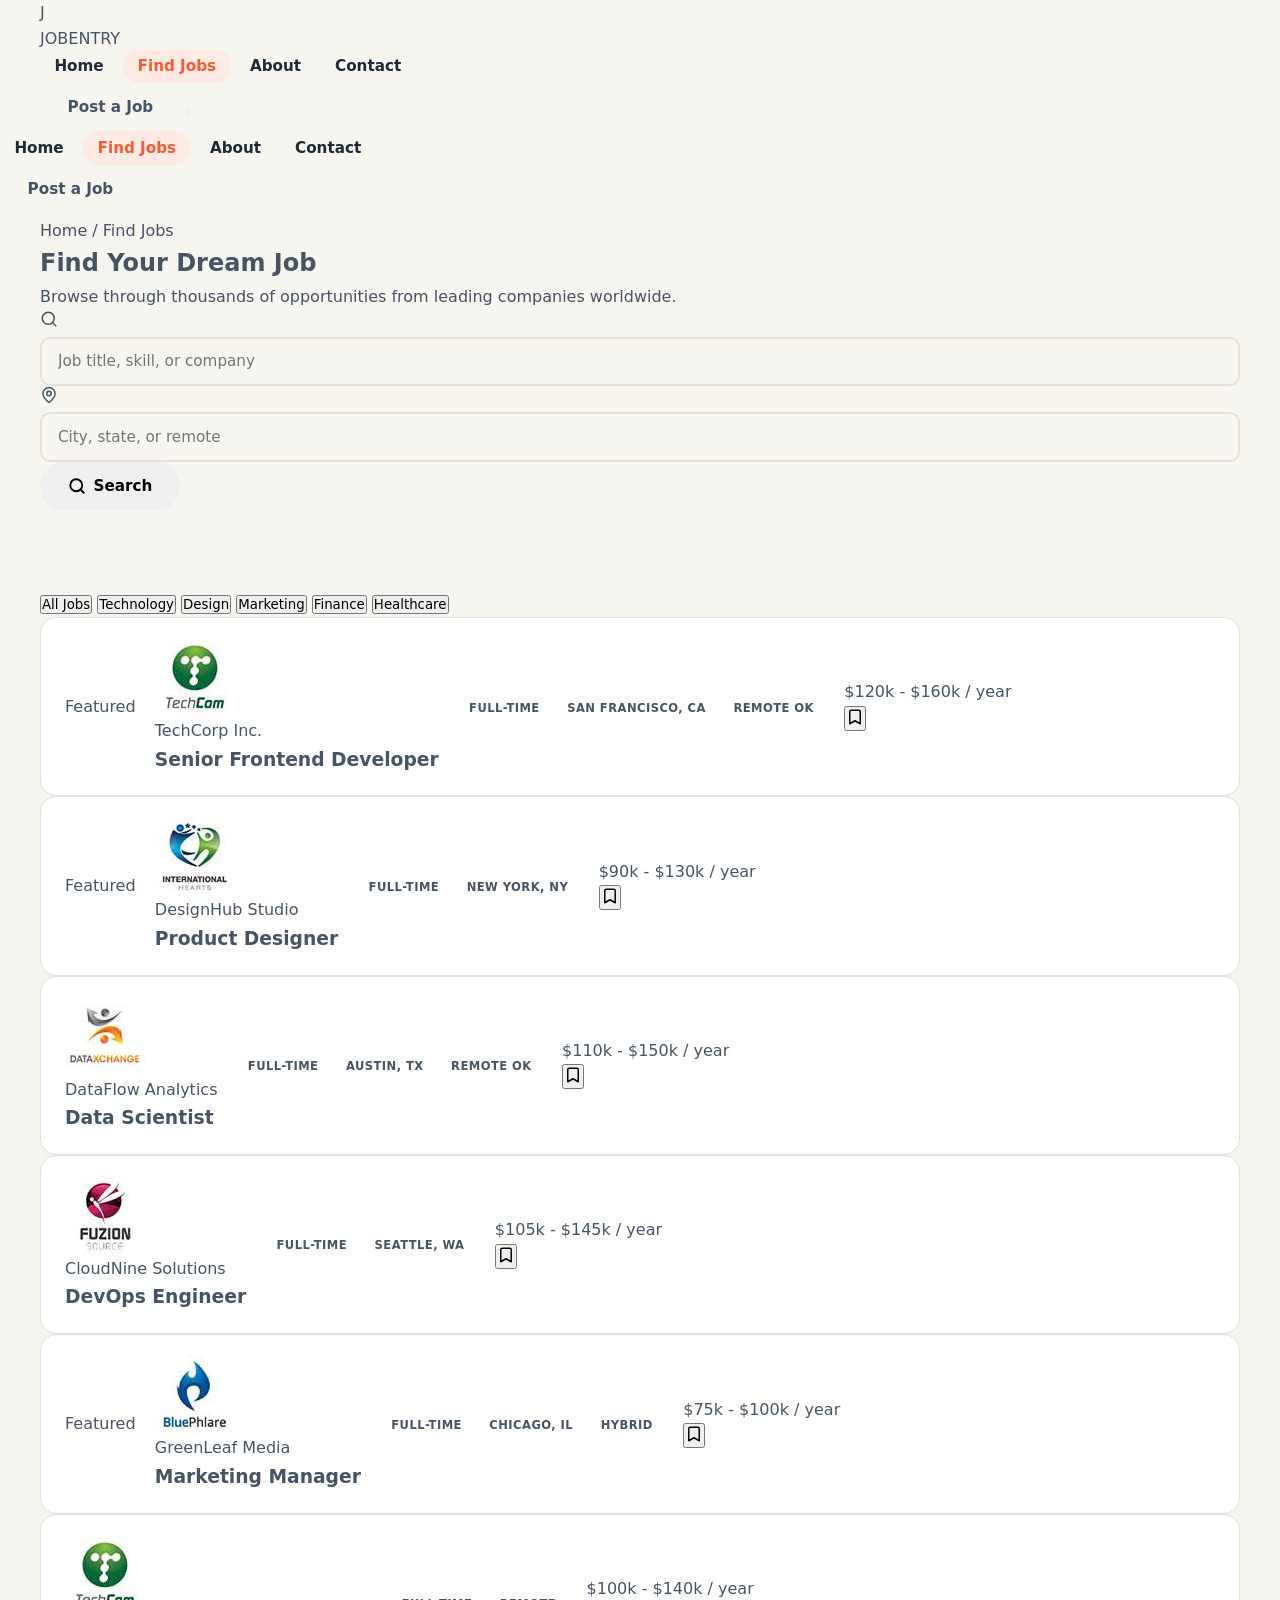
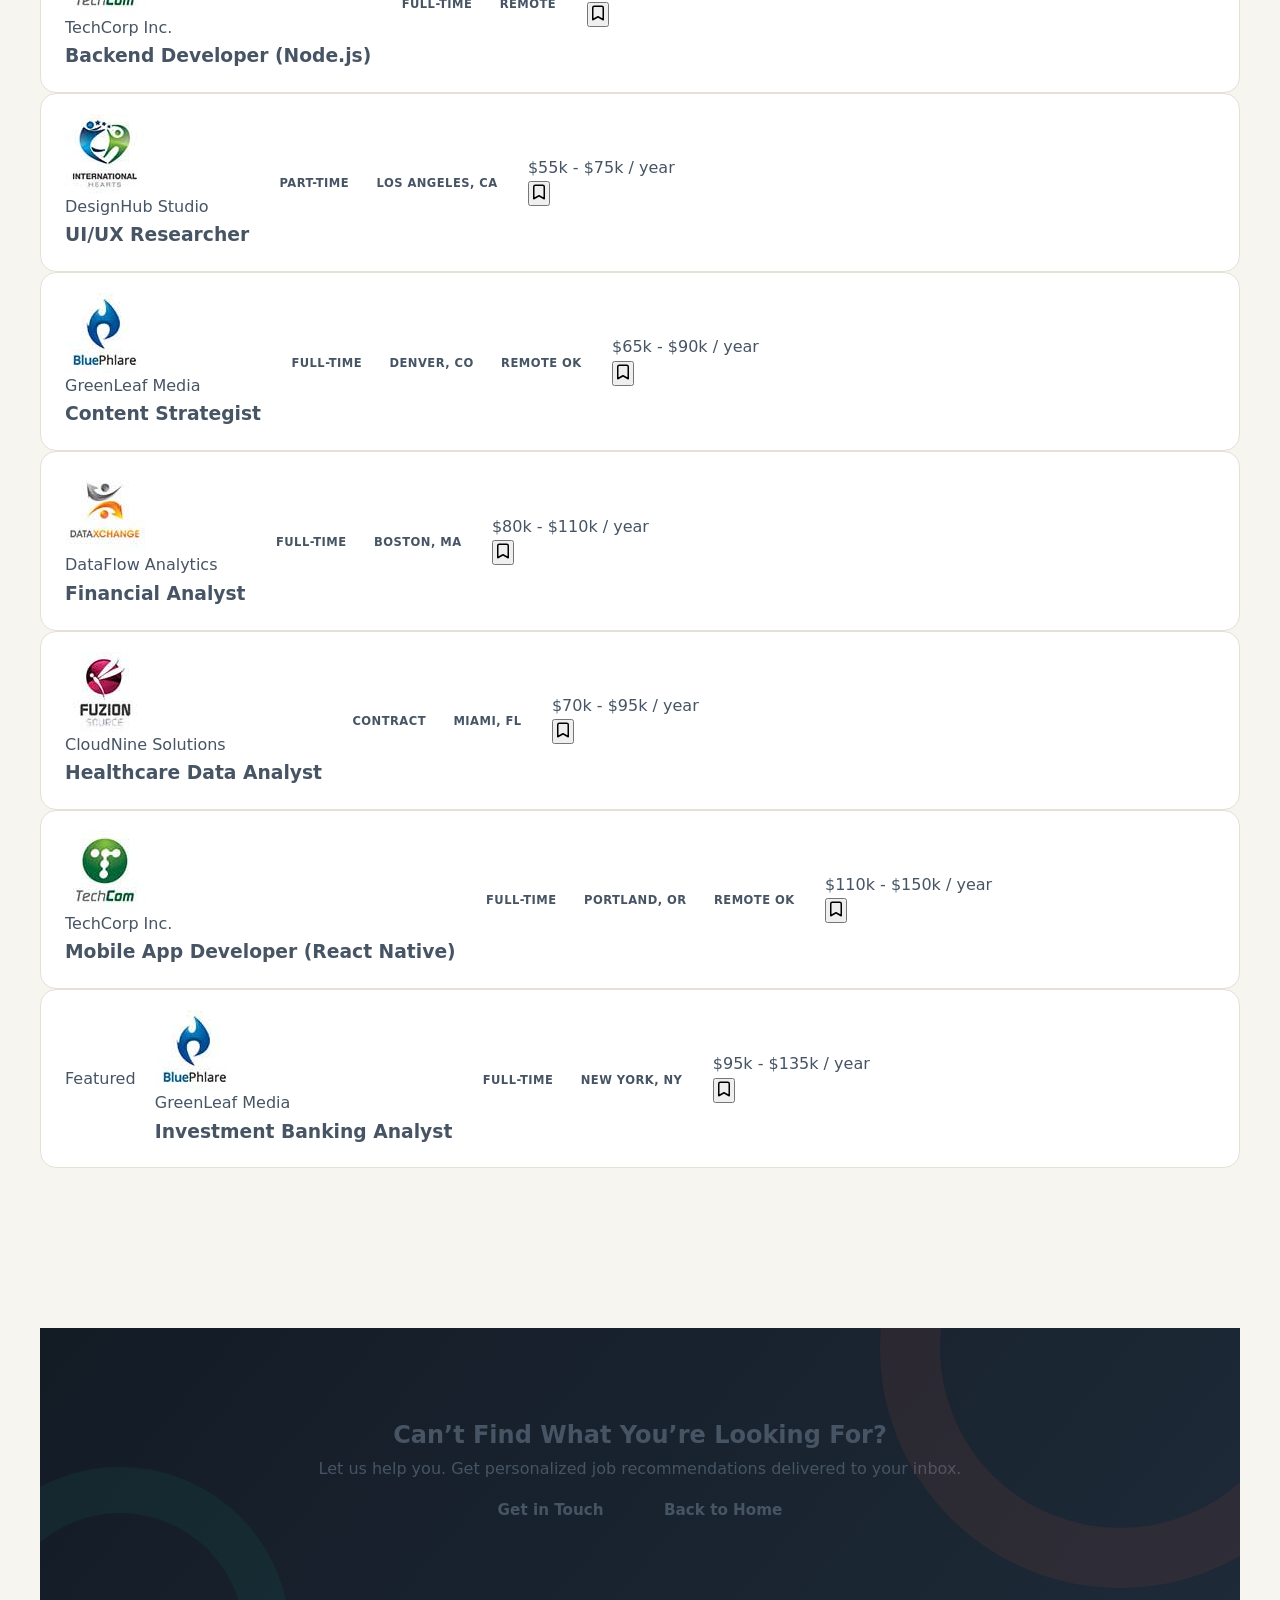
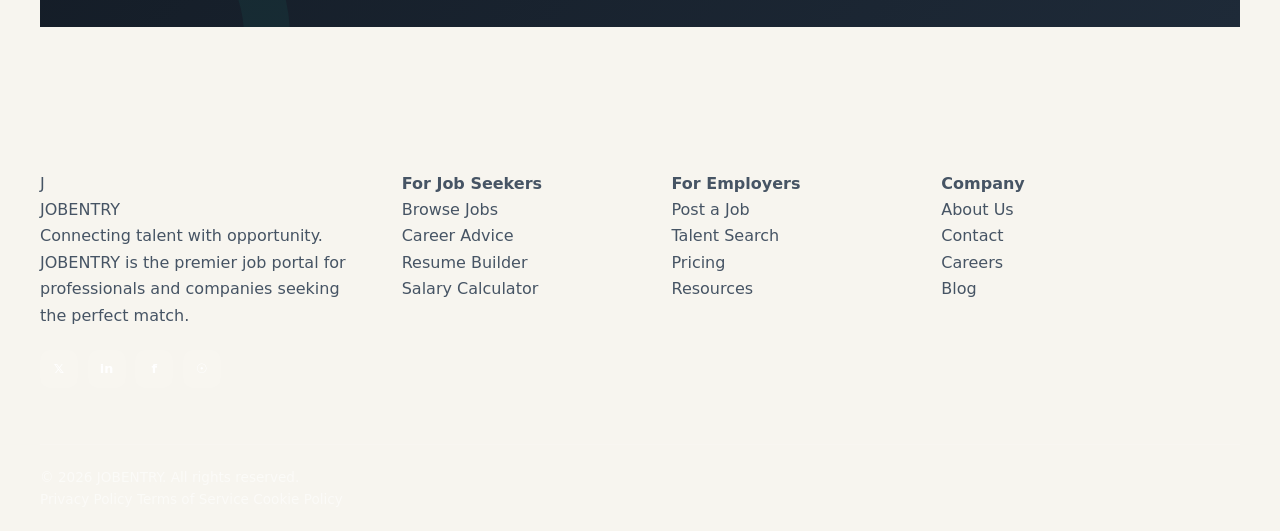
<file: jobs.html>
<!DOCTYPE html>
<html lang="en">
<head>
  <meta charset="UTF-8">
  <meta name="viewport" content="width=device-width, initial-scale=1.0">
  <meta name="description" content="Browse thousands of job listings on JOBENTRY. Filter by category, location, and type to find your perfect role.">
  <title>Find Jobs — JOBENTRY</title>
  <link rel="stylesheet" href="assets/css/style.css">
</head>
<body>

  <!-- ===== Header ===== -->
  <header class="header" id="top">
    <div class="container">
      <a href="index.html" class="logo">
        <div class="logo-icon">J</div>
        JOB<span>ENTRY</span>
      </a>

      <nav class="nav" aria-label="Main navigation">
        <a href="index.html" class="nav-link">Home</a>
        <a href="jobs.html" class="nav-link active">Find Jobs</a>
        <a href="about.html" class="nav-link">About</a>
        <a href="contact.html" class="nav-link">Contact</a>
      </nav>

      <div class="header-actions">
        <a href="contact.html" class="btn btn--primary">Post a Job</a>
        <button class="burger" aria-label="Toggle menu">
          <span></span>
          <span></span>
          <span></span>
        </button>
      </div>
    </div>
  </header>

  <!-- ===== Mobile Nav ===== -->
  <div class="mobile-nav">
    <div class="mobile-nav-inner">
      <a href="index.html" class="nav-link">Home</a>
      <a href="jobs.html" class="nav-link active">Find Jobs</a>
      <a href="about.html" class="nav-link">About</a>
      <a href="contact.html" class="nav-link">Contact</a>
      <div class="mobile-nav-actions">
        <a href="contact.html" class="btn btn--primary btn--full">Post a Job</a>
      </div>
    </div>
  </div>

  <!-- ===== Page Hero ===== -->
  <section class="page-hero">
    <div class="container">
      <nav class="breadcrumb">
        <a href="index.html">Home</a>
        <span>/</span>
        <span>Find Jobs</span>
      </nav>
      <h1 class="reveal">Find Your <span style="color: var(--brand-blue);">Dream Job</span></h1>
      <p class="reveal">Browse through thousands of opportunities from leading companies worldwide.</p>
    </div>
  </section>

  <!-- ===== Search Bar ===== -->
  <section class="section--sm">
    <div class="container">
      <div class="hero-search reveal" style="margin-top: calc(-1 * var(--space-10)); position: relative; z-index: 2;">
        <form class="hero-search-form" action="jobs.html" method="get">
          <div class="search-field">
            <label for="search-keyword">Keyword</label>
            <div class="input-wrap">
              <svg class="input-icon" width="18" height="18" viewBox="0 0 24 24" fill="none" stroke="currentColor" stroke-width="2" stroke-linecap="round" stroke-linejoin="round"><circle cx="11" cy="11" r="8"/><path d="m21 21-4.3-4.3"/></svg>
              <input type="text" id="search-keyword" name="q" placeholder="Job title, skill, or company">
            </div>
          </div>
          <div class="search-field">
            <label for="search-location">Location</label>
            <div class="input-wrap">
              <svg class="input-icon" width="18" height="18" viewBox="0 0 24 24" fill="none" stroke="currentColor" stroke-width="2" stroke-linecap="round" stroke-linejoin="round"><path d="M20 10c0 6-8 12-8 12s-8-6-8-12a8 8 0 0 1 16 0Z"/><circle cx="12" cy="10" r="3"/></svg>
              <input type="text" id="search-location" name="location" placeholder="City, state, or remote">
            </div>
          </div>
          <button type="submit" class="btn btn--primary btn--lg">
            <svg width="18" height="18" viewBox="0 0 24 24" fill="none" stroke="currentColor" stroke-width="2.5" stroke-linecap="round" stroke-linejoin="round"><circle cx="11" cy="11" r="8"/><path d="m21 21-4.3-4.3"/></svg>
            Search
          </button>
        </form>
      </div>
    </div>
  </section>

  <!-- ===== Filter Tabs + Job Listings ===== -->
  <section class="section">
    <div class="container">
      <!-- Filter Tabs -->
      <div class="filter-tabs reveal">
        <button class="filter-tab active" data-filter="all">All Jobs</button>
        <button class="filter-tab" data-filter="tech">Technology</button>
        <button class="filter-tab" data-filter="design">Design</button>
        <button class="filter-tab" data-filter="marketing">Marketing</button>
        <button class="filter-tab" data-filter="finance">Finance</button>
        <button class="filter-tab" data-filter="healthcare">Healthcare</button>
      </div>

      <!-- Jobs Grid -->
      <div class="jobs-grid stagger-children">

        <!-- Tech Jobs -->
        <div class="job-card" data-category="tech">
          <span class="featured-badge">Featured</span>
          <div class="job-card-header">
            <img src="assets/img/com-logo-1.jpg" alt="TechCorp" class="job-card-logo">
            <div class="job-card-info">
              <div class="job-card-company">TechCorp Inc.</div>
              <h3 class="job-card-title">Senior Frontend Developer</h3>
            </div>
          </div>
          <div class="job-card-tags">
            <span class="job-tag job-tag--type">Full-Time</span>
            <span class="job-tag job-tag--location">San Francisco, CA</span>
            <span class="job-tag job-tag--remote">Remote OK</span>
          </div>
          <div class="job-card-footer">
            <div class="job-card-salary">$120k - $160k <span>/ year</span></div>
            <button class="job-card-bookmark" aria-label="Bookmark job">
              <svg width="18" height="18" viewBox="0 0 24 24" fill="none" stroke="currentColor" stroke-width="2" stroke-linecap="round" stroke-linejoin="round"><path d="m19 21-7-4-7 4V5a2 2 0 0 1 2-2h10a2 2 0 0 1 2 2z"/></svg>
            </button>
          </div>
        </div>

        <div class="job-card" data-category="design">
          <span class="featured-badge">Featured</span>
          <div class="job-card-header">
            <img src="assets/img/com-logo-2.jpg" alt="DesignHub" class="job-card-logo">
            <div class="job-card-info">
              <div class="job-card-company">DesignHub Studio</div>
              <h3 class="job-card-title">Product Designer</h3>
            </div>
          </div>
          <div class="job-card-tags">
            <span class="job-tag job-tag--type">Full-Time</span>
            <span class="job-tag job-tag--location">New York, NY</span>
          </div>
          <div class="job-card-footer">
            <div class="job-card-salary">$90k - $130k <span>/ year</span></div>
            <button class="job-card-bookmark" aria-label="Bookmark job">
              <svg width="18" height="18" viewBox="0 0 24 24" fill="none" stroke="currentColor" stroke-width="2" stroke-linecap="round" stroke-linejoin="round"><path d="m19 21-7-4-7 4V5a2 2 0 0 1 2-2h10a2 2 0 0 1 2 2z"/></svg>
            </button>
          </div>
        </div>

        <div class="job-card" data-category="tech">
          <div class="job-card-header">
            <img src="assets/img/com-logo-3.jpg" alt="DataFlow" class="job-card-logo">
            <div class="job-card-info">
              <div class="job-card-company">DataFlow Analytics</div>
              <h3 class="job-card-title">Data Scientist</h3>
            </div>
          </div>
          <div class="job-card-tags">
            <span class="job-tag job-tag--type">Full-Time</span>
            <span class="job-tag job-tag--location">Austin, TX</span>
            <span class="job-tag job-tag--remote">Remote OK</span>
          </div>
          <div class="job-card-footer">
            <div class="job-card-salary">$110k - $150k <span>/ year</span></div>
            <button class="job-card-bookmark" aria-label="Bookmark job">
              <svg width="18" height="18" viewBox="0 0 24 24" fill="none" stroke="currentColor" stroke-width="2" stroke-linecap="round" stroke-linejoin="round"><path d="m19 21-7-4-7 4V5a2 2 0 0 1 2-2h10a2 2 0 0 1 2 2z"/></svg>
            </button>
          </div>
        </div>

        <div class="job-card" data-category="tech">
          <div class="job-card-header">
            <img src="assets/img/com-logo-4.jpg" alt="CloudNine" class="job-card-logo">
            <div class="job-card-info">
              <div class="job-card-company">CloudNine Solutions</div>
              <h3 class="job-card-title">DevOps Engineer</h3>
            </div>
          </div>
          <div class="job-card-tags">
            <span class="job-tag job-tag--type">Full-Time</span>
            <span class="job-tag job-tag--location">Seattle, WA</span>
          </div>
          <div class="job-card-footer">
            <div class="job-card-salary">$105k - $145k <span>/ year</span></div>
            <button class="job-card-bookmark" aria-label="Bookmark job">
              <svg width="18" height="18" viewBox="0 0 24 24" fill="none" stroke="currentColor" stroke-width="2" stroke-linecap="round" stroke-linejoin="round"><path d="m19 21-7-4-7 4V5a2 2 0 0 1 2-2h10a2 2 0 0 1 2 2z"/></svg>
            </button>
          </div>
        </div>

        <div class="job-card" data-category="marketing">
          <span class="featured-badge">Featured</span>
          <div class="job-card-header">
            <img src="assets/img/com-logo-5.jpg" alt="GreenLeaf" class="job-card-logo">
            <div class="job-card-info">
              <div class="job-card-company">GreenLeaf Media</div>
              <h3 class="job-card-title">Marketing Manager</h3>
            </div>
          </div>
          <div class="job-card-tags">
            <span class="job-tag job-tag--type">Full-Time</span>
            <span class="job-tag job-tag--location">Chicago, IL</span>
            <span class="job-tag job-tag--remote">Hybrid</span>
          </div>
          <div class="job-card-footer">
            <div class="job-card-salary">$75k - $100k <span>/ year</span></div>
            <button class="job-card-bookmark" aria-label="Bookmark job">
              <svg width="18" height="18" viewBox="0 0 24 24" fill="none" stroke="currentColor" stroke-width="2" stroke-linecap="round" stroke-linejoin="round"><path d="m19 21-7-4-7 4V5a2 2 0 0 1 2-2h10a2 2 0 0 1 2 2z"/></svg>
            </button>
          </div>
        </div>

        <div class="job-card" data-category="tech">
          <div class="job-card-header">
            <img src="assets/img/com-logo-1.jpg" alt="TechCorp" class="job-card-logo">
            <div class="job-card-info">
              <div class="job-card-company">TechCorp Inc.</div>
              <h3 class="job-card-title">Backend Developer (Node.js)</h3>
            </div>
          </div>
          <div class="job-card-tags">
            <span class="job-tag job-tag--type">Full-Time</span>
            <span class="job-tag job-tag--location">Remote</span>
          </div>
          <div class="job-card-footer">
            <div class="job-card-salary">$100k - $140k <span>/ year</span></div>
            <button class="job-card-bookmark" aria-label="Bookmark job">
              <svg width="18" height="18" viewBox="0 0 24 24" fill="none" stroke="currentColor" stroke-width="2" stroke-linecap="round" stroke-linejoin="round"><path d="m19 21-7-4-7 4V5a2 2 0 0 1 2-2h10a2 2 0 0 1 2 2z"/></svg>
            </button>
          </div>
        </div>

        <div class="job-card" data-category="design">
          <div class="job-card-header">
            <img src="assets/img/com-logo-2.jpg" alt="DesignHub" class="job-card-logo">
            <div class="job-card-info">
              <div class="job-card-company">DesignHub Studio</div>
              <h3 class="job-card-title">UI/UX Researcher</h3>
            </div>
          </div>
          <div class="job-card-tags">
            <span class="job-tag job-tag--type">Part-Time</span>
            <span class="job-tag job-tag--location">Los Angeles, CA</span>
          </div>
          <div class="job-card-footer">
            <div class="job-card-salary">$55k - $75k <span>/ year</span></div>
            <button class="job-card-bookmark" aria-label="Bookmark job">
              <svg width="18" height="18" viewBox="0 0 24 24" fill="none" stroke="currentColor" stroke-width="2" stroke-linecap="round" stroke-linejoin="round"><path d="m19 21-7-4-7 4V5a2 2 0 0 1 2-2h10a2 2 0 0 1 2 2z"/></svg>
            </button>
          </div>
        </div>

        <div class="job-card" data-category="marketing">
          <div class="job-card-header">
            <img src="assets/img/com-logo-5.jpg" alt="GreenLeaf" class="job-card-logo">
            <div class="job-card-info">
              <div class="job-card-company">GreenLeaf Media</div>
              <h3 class="job-card-title">Content Strategist</h3>
            </div>
          </div>
          <div class="job-card-tags">
            <span class="job-tag job-tag--type">Full-Time</span>
            <span class="job-tag job-tag--location">Denver, CO</span>
            <span class="job-tag job-tag--remote">Remote OK</span>
          </div>
          <div class="job-card-footer">
            <div class="job-card-salary">$65k - $90k <span>/ year</span></div>
            <button class="job-card-bookmark" aria-label="Bookmark job">
              <svg width="18" height="18" viewBox="0 0 24 24" fill="none" stroke="currentColor" stroke-width="2" stroke-linecap="round" stroke-linejoin="round"><path d="m19 21-7-4-7 4V5a2 2 0 0 1 2-2h10a2 2 0 0 1 2 2z"/></svg>
            </button>
          </div>
        </div>

        <div class="job-card" data-category="finance">
          <div class="job-card-header">
            <img src="assets/img/com-logo-3.jpg" alt="DataFlow" class="job-card-logo">
            <div class="job-card-info">
              <div class="job-card-company">DataFlow Analytics</div>
              <h3 class="job-card-title">Financial Analyst</h3>
            </div>
          </div>
          <div class="job-card-tags">
            <span class="job-tag job-tag--type">Full-Time</span>
            <span class="job-tag job-tag--location">Boston, MA</span>
          </div>
          <div class="job-card-footer">
            <div class="job-card-salary">$80k - $110k <span>/ year</span></div>
            <button class="job-card-bookmark" aria-label="Bookmark job">
              <svg width="18" height="18" viewBox="0 0 24 24" fill="none" stroke="currentColor" stroke-width="2" stroke-linecap="round" stroke-linejoin="round"><path d="m19 21-7-4-7 4V5a2 2 0 0 1 2-2h10a2 2 0 0 1 2 2z"/></svg>
            </button>
          </div>
        </div>

        <div class="job-card" data-category="healthcare">
          <div class="job-card-header">
            <img src="assets/img/com-logo-4.jpg" alt="CloudNine" class="job-card-logo">
            <div class="job-card-info">
              <div class="job-card-company">CloudNine Solutions</div>
              <h3 class="job-card-title">Healthcare Data Analyst</h3>
            </div>
          </div>
          <div class="job-card-tags">
            <span class="job-tag job-tag--type">Contract</span>
            <span class="job-tag job-tag--location">Miami, FL</span>
          </div>
          <div class="job-card-footer">
            <div class="job-card-salary">$70k - $95k <span>/ year</span></div>
            <button class="job-card-bookmark" aria-label="Bookmark job">
              <svg width="18" height="18" viewBox="0 0 24 24" fill="none" stroke="currentColor" stroke-width="2" stroke-linecap="round" stroke-linejoin="round"><path d="m19 21-7-4-7 4V5a2 2 0 0 1 2-2h10a2 2 0 0 1 2 2z"/></svg>
            </button>
          </div>
        </div>

        <div class="job-card" data-category="tech">
          <div class="job-card-header">
            <img src="assets/img/com-logo-1.jpg" alt="TechCorp" class="job-card-logo">
            <div class="job-card-info">
              <div class="job-card-company">TechCorp Inc.</div>
              <h3 class="job-card-title">Mobile App Developer (React Native)</h3>
            </div>
          </div>
          <div class="job-card-tags">
            <span class="job-tag job-tag--type">Full-Time</span>
            <span class="job-tag job-tag--location">Portland, OR</span>
            <span class="job-tag job-tag--remote">Remote OK</span>
          </div>
          <div class="job-card-footer">
            <div class="job-card-salary">$110k - $150k <span>/ year</span></div>
            <button class="job-card-bookmark" aria-label="Bookmark job">
              <svg width="18" height="18" viewBox="0 0 24 24" fill="none" stroke="currentColor" stroke-width="2" stroke-linecap="round" stroke-linejoin="round"><path d="m19 21-7-4-7 4V5a2 2 0 0 1 2-2h10a2 2 0 0 1 2 2z"/></svg>
            </button>
          </div>
        </div>

        <div class="job-card" data-category="finance">
          <span class="featured-badge">Featured</span>
          <div class="job-card-header">
            <img src="assets/img/com-logo-5.jpg" alt="GreenLeaf" class="job-card-logo">
            <div class="job-card-info">
              <div class="job-card-company">GreenLeaf Media</div>
              <h3 class="job-card-title">Investment Banking Analyst</h3>
            </div>
          </div>
          <div class="job-card-tags">
            <span class="job-tag job-tag--type">Full-Time</span>
            <span class="job-tag job-tag--location">New York, NY</span>
          </div>
          <div class="job-card-footer">
            <div class="job-card-salary">$95k - $135k <span>/ year</span></div>
            <button class="job-card-bookmark" aria-label="Bookmark job">
              <svg width="18" height="18" viewBox="0 0 24 24" fill="none" stroke="currentColor" stroke-width="2" stroke-linecap="round" stroke-linejoin="round"><path d="m19 21-7-4-7 4V5a2 2 0 0 1 2-2h10a2 2 0 0 1 2 2z"/></svg>
            </button>
          </div>
        </div>

      </div>

      <!-- Empty State (hidden by default, shown when no results) -->
      <div class="empty-state" id="empty-state" style="display: none;">
        <div class="empty-state-icon">&#128269;</div>
        <h3>No jobs found</h3>
        <p>Try adjusting your filters or search terms.</p>
      </div>
    </div>
  </section>

  <!-- ===== CTA ===== -->
  <section class="section">
    <div class="container">
      <div class="cta-section reveal">
        <h2>Can&rsquo;t Find What You&rsquo;re Looking For?</h2>
        <p>Let us help you. Get personalized job recommendations delivered to your inbox.</p>
        <div class="cta-buttons">
          <a href="contact.html" class="btn btn--lg" style="background: var(--brand-white); color: var(--brand-blue);">Get in Touch</a>
          <a href="index.html" class="btn btn--outline-white btn--lg">Back to Home</a>
        </div>
      </div>
    </div>
  </section>

  <!-- ===== Footer ===== -->
  <footer class="footer">
    <div class="container">
      <div class="footer-grid">
        <div class="footer-brand">
          <a href="index.html" class="logo">
            <div class="logo-icon">J</div>
            JOB<span>ENTRY</span>
          </a>
          <p>Connecting talent with opportunity. JOBENTRY is the premier job portal for professionals and companies seeking the perfect match.</p>
          <div class="footer-social">
            <a href="#" aria-label="Twitter">&#120143;</a>
            <a href="#" aria-label="LinkedIn">in</a>
            <a href="#" aria-label="Facebook">f</a>
            <a href="#" aria-label="Instagram">&#9737;</a>
          </div>
        </div>

        <div class="footer-col">
          <h4>For Job Seekers</h4>
          <ul>
            <li><a href="jobs.html">Browse Jobs</a></li>
            <li><a href="#">Career Advice</a></li>
            <li><a href="#">Resume Builder</a></li>
            <li><a href="#">Salary Calculator</a></li>
          </ul>
        </div>

        <div class="footer-col">
          <h4>For Employers</h4>
          <ul>
            <li><a href="contact.html">Post a Job</a></li>
            <li><a href="#">Talent Search</a></li>
            <li><a href="#">Pricing</a></li>
            <li><a href="#">Resources</a></li>
          </ul>
        </div>

        <div class="footer-col">
          <h4>Company</h4>
          <ul>
            <li><a href="about.html">About Us</a></li>
            <li><a href="contact.html">Contact</a></li>
            <li><a href="#">Careers</a></li>
            <li><a href="#">Blog</a></li>
          </ul>
        </div>
      </div>

      <div class="footer-bottom">
        <span>&copy; <span data-year></span> JOBENTRY. All rights reserved.</span>
        <div class="footer-bottom-links">
          <a href="#">Privacy Policy</a>
          <a href="#">Terms of Service</a>
          <a href="#">Cookie Policy</a>
        </div>
      </div>
    </div>
  </footer>

  <!-- Back to Top -->
  <button class="back-to-top" aria-label="Back to top">&#8593;</button>

  <script src="assets/js/main.js"></script>
</body>
</html>
</file>
<file: assets/css/style.css>
/* ==========================================================================
   JobOrbit — Job Portal Template
   Design system: warm paper + deep ink + persimmon + teal
   Display: Space Grotesk · Body: Inter
   ========================================================================== */

/* ---------- Tokens ---------- */
:root {
  --clr-ink: #131b25;          /* deep slate ink — dark surfaces & headings */
  --clr-ink-soft: #1e2a38;
  --clr-body: #465464;         /* body text */
  --clr-muted: #7a8794;        /* secondary text */
  --clr-paper: #f7f5ef;        /* warm page ground */
  --clr-card: #ffffff;
  --clr-mist: #efece3;         /* soft warm section */
  --clr-line: #e4e0d6;         /* warm hairline */
  --clr-flame: #f25c38;        /* primary accent — persimmon */
  --clr-flame-dark: #d84a27;
  --clr-flame-soft: #fdeae3;
  --clr-teal: #1e7d6e;         /* secondary accent */
  --clr-teal-soft: #e1f0ec;
  --clr-amber: #f5a623;
  --clr-err: #c0392b;
  --clr-ok: #1e7d6e;
  --ff-display: 'Space Grotesk', 'Inter', sans-serif;
  --ff-body: 'Inter', system-ui, sans-serif;
  --container: 1200px;
  --radius: 16px;
  --radius-sm: 10px;
  --shadow-card: 0 10px 30px rgba(19, 27, 37, 0.07);
  --shadow-lift: 0 18px 44px rgba(19, 27, 37, 0.12);
  --ease: cubic-bezier(0.22, 0.61, 0.36, 1);
}

/* ---------- Reset ---------- */
*, *::before, *::after { box-sizing: border-box; margin: 0; padding: 0; }
html { scroll-behavior: smooth; }
body {
  font-family: var(--ff-body);
  color: var(--clr-body);
  background: var(--clr-paper);
  line-height: 1.65;
  -webkit-font-smoothing: antialiased;
  overflow-x: hidden;
}
img { max-width: 100%; display: block; }
a { color: inherit; text-decoration: none; }
ul { list-style: none; }
button { font-family: inherit; cursor: pointer; }
input, select, textarea { font-family: inherit; font-size: 1rem; }

.sr-only {
  position: absolute; width: 1px; height: 1px;
  padding: 0; margin: -1px; overflow: hidden;
  clip: rect(0 0 0 0); white-space: nowrap; border: 0;
}
.skip-link {
  position: absolute; left: -9999px; top: 0; z-index: 200;
  background: var(--clr-flame); color: #fff; padding: 0.75rem 1.25rem;
  border-radius: 0 0 10px 0; font-weight: 700;
}
.skip-link:focus { left: 0; }

.container {
  width: min(100% - 2.5rem, var(--container));
  margin-inline: auto;
}

/* ---------- Buttons ---------- */
.btn {
  display: inline-flex; align-items: center; justify-content: center;
  gap: 0.5rem; font-weight: 700; font-size: 0.95rem;
  padding: 0.85rem 1.6rem; border-radius: 999px;
  border: 2px solid transparent; transition: all 0.25s var(--ease);
  white-space: nowrap;
}
.btn-primary {
  background: var(--clr-flame); color: #fff;
  box-shadow: 0 8px 20px rgba(242, 92, 56, 0.28);
}
.btn-primary:hover { background: var(--clr-flame-dark); transform: translateY(-2px); box-shadow: 0 12px 26px rgba(242, 92, 56, 0.34); }
.btn-ghost-ink {
  background: transparent; color: var(--clr-ink);
  border-color: var(--clr-ink);
}
.btn-ghost-ink:hover { background: var(--clr-ink); color: #fff; }
.btn-ghost-light {
  background: transparent; color: #fff; border-color: rgba(255,255,255,0.5);
}
.btn-ghost-light:hover { background: #fff; color: var(--clr-ink); border-color: #fff; }
.btn-ghost-paper {
  background: transparent; color: var(--clr-flame);
  border-color: var(--clr-flame);
}
.btn-ghost-paper:hover { background: var(--clr-flame); color: #fff; }
.btn-sm { padding: 0.55rem 1.1rem; font-size: 0.85rem; }

/* ---------- Topbar ---------- */
.topbar {
  background: var(--clr-ink); color: rgba(255,255,255,0.82);
  font-size: 0.85rem; padding: 0.55rem 0;
}
.topbar-inner { display: flex; align-items: center; gap: 1rem; flex-wrap: wrap; }
.topbar-item { display: flex; align-items: center; gap: 0.45rem; }
.topbar-icon { color: var(--clr-flame); font-weight: 700; }
.topbar-mid { color: rgba(255,255,255,0.55); }
.topbar-end { margin-left: auto; display: flex; gap: 1.1rem; }
.topbar-end a { color: rgba(255,255,255,0.82); transition: color 0.2s; }
.topbar-end a:hover { color: var(--clr-flame); }

/* ---------- Header / Nav ---------- */
.site-header {
  position: sticky; top: 0; z-index: 100;
  background: rgba(247, 245, 239, 0.92);
  backdrop-filter: blur(10px);
  border-bottom: 1px solid var(--clr-line);
}
.nav-wrap { display: flex; align-items: center; gap: 2rem; padding: 0.9rem 0; }
.brand { display: inline-flex; align-items: center; gap: 0.6rem; font-family: var(--ff-display); }
.brand-mark {
  width: 34px; height: 34px; border-radius: 10px;
  background: var(--clr-ink);
  position: relative; flex-shrink: 0;
}
.brand-mark::before {
  content: ''; position: absolute; inset: 8px;
  border: 3px solid var(--clr-flame); border-radius: 50%;
}
.brand-mark::after {
  content: ''; position: absolute; width: 7px; height: 7px;
  border: 2.5px solid var(--clr-flame); border-radius: 50%;
  top: 5px; right: 4px;
}
.brand-text {
  font-size: 1.45rem; font-weight: 700; color: var(--clr-ink);
  letter-spacing: -0.02em;
}
.brand-text span { color: var(--clr-flame); }
.nav-toggle {
  display: none; background: none; border: none; font-size: 1.7rem;
  color: var(--clr-ink); margin-left: auto; line-height: 1;
}
.nav-links { display: flex; align-items: center; gap: 0.35rem; margin-left: auto; }
.nav-link {
  padding: 0.5rem 0.9rem; border-radius: 999px; font-weight: 600;
  font-size: 0.95rem; color: var(--clr-ink-soft); transition: all 0.2s;
}
.nav-link:hover, .nav-link.active { color: var(--clr-flame); background: var(--clr-flame-soft); }
.nav-cta {
  margin-left: 0.6rem; padding: 0.6rem 1.25rem; border-radius: 999px;
  background: var(--clr-ink); color: #fff; font-weight: 700; font-size: 0.92rem;
  transition: background 0.2s;
}
.nav-cta:hover { background: var(--clr-flame); }

/* ---------- Hero ---------- */
.hero { position: relative; min-height: 620px; display: flex; align-items: center; padding: 5rem 0 3.5rem; }
.hero-bg { position: absolute; inset: 0; z-index: 0; }
.hero-bg img {
  position: absolute; inset: 0; width: 100%; height: 100%;
  object-fit: cover; opacity: 0; transition: opacity 1.4s ease-in-out;
}
.hero-bg img.active { opacity: 1; }
.hero-shade {
  position: absolute; inset: 0; z-index: 1;
  background: linear-gradient(120deg, rgba(19,27,37,0.94) 0%, rgba(19,27,37,0.82) 45%, rgba(19,27,37,0.55) 100%);
}
.hero-inner { position: relative; z-index: 2; }
.hero-copy { max-width: 620px; }
.hero-eyebrow {
  display: inline-flex; align-items: center; gap: 0.5rem;
  color: var(--clr-flame); font-weight: 700; letter-spacing: 0.08em;
  text-transform: uppercase; font-size: 0.8rem; margin-bottom: 1.1rem;
}
.hero h1 {
  font-family: var(--ff-display); color: #fff;
  font-size: clamp(2.4rem, 5.5vw, 3.9rem);
  line-height: 1.08; font-weight: 700; letter-spacing: -0.03em;
  margin-bottom: 1.2rem;
}
.hero h1 em { font-style: italic; color: var(--clr-flame); }
.hero-sub { color: rgba(255,255,255,0.82); font-size: 1.1rem; max-width: 540px; margin-bottom: 2rem; }

/* Search card */
.search-card {
  background: var(--clr-card); border-radius: var(--radius);
  box-shadow: var(--shadow-lift); padding: 0.6rem; max-width: 900px;
  margin-bottom: 2.2rem;
}
.search-tabs { display: flex; gap: 0.4rem; margin-bottom: 0.7rem; padding: 0.3rem; }
.tab-btn {
  border: none; background: none; padding: 0.55rem 1.3rem;
  border-radius: 999px; font-weight: 700; font-size: 0.9rem;
  color: var(--clr-muted); transition: all 0.2s;
}
.tab-btn.active { background: var(--clr-flame-soft); color: var(--clr-flame-dark); }
.search-form {
  display: grid; grid-template-columns: 2fr 1fr 1fr auto;
  gap: 0.6rem; align-items: center;
}
.search-field { position: relative; }
.search-field label { display: none; }
.search-field input, .search-field select {
  width: 100%; padding: 0.85rem 1rem; border: 2px solid var(--clr-line);
  border-radius: var(--radius-sm); background: var(--clr-paper);
  color: var(--clr-ink); font-size: 0.95rem; outline: none;
  transition: border-color 0.2s;
}
.search-field input:focus, .search-field select:focus { border-color: var(--clr-flame); }
.search-btn { padding: 0.85rem 1.7rem; }
.search-note { margin-top: 0.75rem; font-size: 0.85rem; color: var(--clr-muted); padding: 0 0.4rem 0.3rem; }
.search-note a { color: var(--clr-flame); font-weight: 600; }
.search-note a:hover { text-decoration: underline; }

/* Hero stats */
.hero-stats { display: flex; gap: 2.6rem; }
.hero-stat { display: flex; flex-direction: column; }
.hero-stat-num {
  font-family: var(--ff-display); font-weight: 700; font-size: 1.7rem;
  color: #fff; line-height: 1.1;
}
.hero-stat-label { color: rgba(255,255,255,0.62); font-size: 0.85rem; }

/* ---------- Sections ---------- */
.section { padding: 5rem 0; }
.section-mist { background: var(--clr-mist); }
.section-ink { background: var(--clr-ink); }
.section-head { max-width: 640px; margin-bottom: 2.8rem; }
.section-head h2 { margin-bottom: 0; }
.section-title {
  font-family: var(--ff-display); font-weight: 700;
  font-size: clamp(1.8rem, 3.6vw, 2.6rem);
  color: var(--clr-ink); letter-spacing: -0.02em; line-height: 1.15;
}
.section-title em { font-style: italic; color: var(--clr-flame); }
.title-light { color: #fff; }
.eyebrow {
  display: inline-flex; align-items: center; gap: 0.5rem;
  color: var(--clr-flame); font-weight: 700; letter-spacing: 0.1em;
  text-transform: uppercase; font-size: 0.78rem; margin-bottom: 0.9rem;
}
.eyebrow::before { content: ''; width: 26px; height: 3px; background: var(--clr-flame); border-radius: 2px; }
.eyebrow-light { color: var(--clr-flame); }
.section-cta { text-align: center; margin-top: 2.6rem; }
.split-lead { color: rgba(255,255,255,0.78); margin-bottom: 1.6rem; }

/* ---------- Category ribbon ---------- */
.cat-ribbon { display: grid; grid-template-columns: repeat(4, 1fr); gap: 1rem; }
.cat-chip {
  display: flex; align-items: center; gap: 0.8rem;
  background: var(--clr-card); border: 1px solid var(--clr-line);
  border-radius: var(--radius-sm); padding: 1rem 1.15rem;
  font-weight: 700; color: var(--clr-ink); font-size: 0.95rem;
  transition: all 0.25s var(--ease);
}
.cat-chip small { display: block; font-weight: 500; color: var(--clr-muted); font-size: 0.78rem; margin-top: 0.1rem; }
.cat-ico {
  width: 46px; height: 46px; border-radius: 12px; flex-shrink: 0;
  display: grid; place-items: center; font-size: 1.3rem;
  background: var(--clr-flame-soft);
}
.cat-chip:hover { border-color: var(--clr-flame); transform: translateY(-3px); box-shadow: var(--shadow-card); }

/* ---------- Steps ---------- */
.step-grid { display: grid; grid-template-columns: repeat(3, 1fr); gap: 1.4rem; }
.step-card {
  position: relative; background: var(--clr-card); border: 1px solid var(--clr-line);
  border-radius: var(--radius); padding: 2rem 1.6rem 1.7rem; overflow: hidden;
  transition: transform 0.3s var(--ease), box-shadow 0.3s var(--ease);
}
.step-card:hover { transform: translateY(-5px); box-shadow: var(--shadow-card); }
.step-num {
  position: absolute; top: -0.4rem; right: 0.8rem;
  font-family: var(--ff-display); font-weight: 700; font-size: 4.6rem;
  color: var(--clr-mist); line-height: 1; z-index: 0;
}
.step-ico {
  display: inline-grid; place-items: center; width: 54px; height: 54px;
  border-radius: 14px; background: var(--clr-teal-soft); font-size: 1.5rem;
  margin-bottom: 1.1rem; position: relative; z-index: 1;
}
.step-card h3 { font-family: var(--ff-display); color: var(--clr-ink); font-size: 1.2rem; margin-bottom: 0.5rem; position: relative; z-index: 1; }
.step-card p { font-size: 0.95rem; position: relative; z-index: 1; }

/* ---------- Job cards ---------- */
.job-grid { display: grid; gap: 1rem; }
.job-card {
  display: flex; align-items: center; gap: 1.2rem;
  background: var(--clr-card); border: 1px solid var(--clr-line);
  border-radius: var(--radius); padding: 1.25rem 1.5rem;
  transition: all 0.25s var(--ease);
}
.job-card:hover { border-color: var(--clr-flame); box-shadow: var(--shadow-card); transform: translateY(-3px); }
.job-logo { width: 58px; height: 58px; border-radius: 14px; object-fit: cover; flex-shrink: 0; background: var(--clr-paper); }
.job-body { flex: 1; min-width: 0; }
.job-meta { font-size: 0.82rem; color: var(--clr-muted); font-weight: 600; margin-bottom: 0.25rem; }
.job-title { font-family: var(--ff-display); font-weight: 600; font-size: 1.15rem; color: var(--clr-ink); margin-bottom: 0.5rem; }
.job-tags { display: flex; gap: 0.45rem; flex-wrap: wrap; }
.job-tag {
  font-size: 0.72rem; font-weight: 700; letter-spacing: 0.04em;
  text-transform: uppercase; padding: 0.25rem 0.7rem; border-radius: 999px;
}
.tag-full { background: var(--clr-teal-soft); color: var(--clr-teal); }
.tag-part { background: var(--clr-flame-soft); color: var(--clr-flame-dark); }
.tag-remote { background: #e9ecf5; color: #3d5a9c; }
.tag-on { background: #fdf1d7; color: #a87b12; }
.job-side { display: flex; flex-direction: column; align-items: flex-end; gap: 0.7rem; flex-shrink: 0; }
.job-salary { font-family: var(--ff-display); font-weight: 700; color: var(--clr-ink); font-size: 1.02rem; }

/* ---------- Split ---------- */
.split { display: grid; grid-template-columns: 1fr 1fr; gap: 3.5rem; align-items: center; }
.split-copy { min-width: 0; }
.split-media img { border-radius: var(--radius); box-shadow: var(--shadow-lift); width: 100%; object-fit: cover; aspect-ratio: 4/3; }
.check-list { display: grid; gap: 0.65rem; margin: 1.4rem 0 1.8rem; }
.check-item { display: flex; align-items: flex-start; gap: 0.6rem; color: rgba(255,255,255,0.88); }
.check-item::before {
  content: '✓'; flex-shrink: 0; width: 22px; height: 22px;
  border-radius: 50%; background: var(--clr-teal); color: #fff;
  display: grid; place-items: center; font-size: 0.75rem; font-weight: 700;
  margin-top: 0.2rem;
}

/* ---------- Testimonials ---------- */
.tst-grid { display: grid; grid-template-columns: repeat(3, 1fr); gap: 1.4rem; }
.tst-card {
  background: var(--clr-card); border: 1px solid var(--clr-line);
  border-radius: var(--radius); padding: 1.7rem;
  transition: transform 0.3s var(--ease), box-shadow 0.3s var(--ease);
}
.tst-card:hover { transform: translateY(-5px); box-shadow: var(--shadow-card); }
.tst-head { display: flex; align-items: center; gap: 0.9rem; margin-bottom: 1.1rem; }
.tst-avatar { width: 52px; height: 52px; border-radius: 50%; object-fit: cover; }
.tst-head h3 { font-family: var(--ff-display); font-size: 1.02rem; color: var(--clr-ink); }
.tst-role { font-size: 0.82rem; color: var(--clr-muted); }
.tst-card p { font-size: 0.95rem; }

/* ---------- CTA section ---------- */
.cta-section {
  background: linear-gradient(130deg, var(--clr-ink) 0%, var(--clr-ink-soft) 100%);
  padding: 5.5rem 0; text-align: center; position: relative; overflow: hidden;
}
.cta-section::before {
  content: ''; position: absolute; width: 480px; height: 480px; border-radius: 50%;
  border: 60px solid rgba(242, 92, 56, 0.08); top: -220px; right: -120px;
}
.cta-section::after {
  content: ''; position: absolute; width: 340px; height: 340px; border-radius: 50%;
  border: 46px solid rgba(30, 125, 110, 0.12); bottom: -180px; left: -90px;
}
.cta-inner { position: relative; z-index: 1; max-width: 680px; }
.cta-title {
  font-family: var(--ff-display); color: #fff; font-weight: 700;
  font-size: clamp(1.9rem, 4vw, 2.8rem); line-height: 1.12;
  letter-spacing: -0.02em; margin-bottom: 1rem;
}
.cta-title em { font-style: italic; color: var(--clr-flame); }
.cta-sub { color: rgba(255,255,255,0.78); font-size: 1.05rem; margin-bottom: 2rem; }
.cta-actions { display: flex; gap: 0.9rem; justify-content: center; flex-wrap: wrap; }

/* ---------- Footer ---------- */
.site-footer { background: var(--clr-ink); color: rgba(255,255,255,0.78); }
.footer-grid {
  display: grid; grid-template-columns: 1.4fr 1fr 1fr 1.3fr; gap: 2.5rem;
  padding: 4rem 0 2.5rem;
}
.footer-brand { margin-bottom: 1rem; }
.footer-brand .brand-text { color: #fff; }
.footer-col > p { font-size: 0.92rem; max-width: 300px; }
.footer-col h3 {
  font-family: var(--ff-display); color: #fff; font-size: 1.05rem;
  margin-bottom: 1.1rem; letter-spacing: 0.02em;
}
.footer-social { display: flex; gap: 0.6rem; margin-top: 1.3rem; }
.footer-social a {
  width: 38px; height: 38px; border-radius: 10px; display: grid; place-items: center;
  background: rgba(255,255,255,0.08); font-weight: 700; font-size: 0.8rem; color: #fff;
  transition: background 0.2s, transform 0.2s;
}
.footer-social a:hover { background: var(--clr-flame); transform: translateY(-2px); }
.footer-links { display: grid; gap: 0.6rem; }
.footer-links a { font-size: 0.92rem; transition: color 0.2s, padding-left 0.2s; }
.footer-links a:hover { color: var(--clr-flame); padding-left: 4px; }
.footer-contact li { font-size: 0.92rem; }
.newsletter { display: flex; gap: 0.5rem; margin-top: 1.2rem; flex-wrap: wrap; }
.newsletter input {
  flex: 1; min-width: 160px; padding: 0.7rem 1rem; border-radius: 999px;
  border: 1px solid rgba(255,255,255,0.2); background: rgba(255,255,255,0.08);
  color: #fff; font-size: 0.9rem; outline: none;
}
.newsletter input::placeholder { color: rgba(255,255,255,0.5); }
.newsletter input:focus { border-color: var(--clr-flame); }
.footer-bottom {
  border-top: 1px solid rgba(255,255,255,0.12); padding: 1.3rem 0;
  font-size: 0.85rem; color: rgba(255,255,255,0.55);
}
.footer-bottom .container { display: flex; justify-content: space-between; gap: 1rem; flex-wrap: wrap; }

/* ---------- Forms ---------- */
.form-msg {
  display: none; font-size: 0.88rem; font-weight: 600; margin-top: 0.7rem;
  width: 100%; text-align: center;
}
.form-msg.show { display: block; }
.form-ok { color: var(--clr-ok); }
.form-err { color: var(--clr-err); }

/* ---------- Page banner ---------- */
.page-banner {
  background: var(--clr-ink); color: #fff; padding: 4.5rem 0 3.8rem;
  position: relative; overflow: hidden;
}
.page-banner::after {
  content: ''; position: absolute; width: 420px; height: 420px; border-radius: 50%;
  border: 54px solid rgba(242, 92, 56, 0.07); top: -200px; right: -110px;
}
.page-banner .container { position: relative; z-index: 1; }
.page-banner h1 {
  font-family: var(--ff-display); font-weight: 700;
  font-size: clamp(2rem, 4.5vw, 3.2rem); line-height: 1.1;
  letter-spacing: -0.02em; margin-bottom: 0.9rem;
}
.page-banner h1 em { font-style: italic; color: var(--clr-flame); }
.page-banner p { color: rgba(255,255,255,0.75); max-width: 640px; }
.crumb { margin-top: 1.4rem; font-size: 0.9rem; }
.crumb a { color: var(--clr-flame); font-weight: 600; }
.crumb a:hover { text-decoration: underline; }

/* ---------- Category grid (inner) ---------- */
.category-grid { display: grid; grid-template-columns: repeat(4, 1fr); gap: 1.3rem; }
.category-card {
  background: var(--clr-card); border: 1px solid var(--clr-line);
  border-radius: var(--radius); padding: 1.7rem 1.5rem; text-align: center;
  transition: all 0.25s var(--ease);
}
.category-card:hover { border-color: var(--clr-flame); transform: translateY(-4px); box-shadow: var(--shadow-card); }
.category-card .cat-ico { width: 58px; height: 58px; font-size: 1.6rem; margin: 0 auto 1rem; }
.category-card h3 { font-family: var(--ff-display); color: var(--clr-ink); font-size: 1.08rem; margin-bottom: 0.3rem; }
.category-card p { font-size: 0.85rem; color: var(--clr-muted); margin-bottom: 0.9rem; }
.category-card a { color: var(--clr-flame); font-weight: 700; font-size: 0.9rem; }
.category-card a:hover { text-decoration: underline; }

/* ---------- Stat band ---------- */
.stat-band {
  display: grid; grid-template-columns: repeat(4, 1fr); gap: 1.4rem;
  background: var(--clr-card); border: 1px solid var(--clr-line);
  border-radius: var(--radius); padding: 2.2rem 1.5rem; text-align: center;
}
.stat-item { display: flex; flex-direction: column; gap: 0.3rem; }
.stat-num {
  font-family: var(--ff-display); font-weight: 700; font-size: 2.1rem;
  color: var(--clr-flame); line-height: 1.1;
}
.stat-label { font-size: 0.85rem; color: var(--clr-muted); }

/* ---------- Value grid ---------- */
.value-grid { display: grid; grid-template-columns: repeat(3, 1fr); gap: 1.4rem; }
.value-card {
  background: var(--clr-card); border: 1px solid var(--clr-line);
  border-radius: var(--radius); padding: 1.8rem;
  transition: transform 0.3s var(--ease), box-shadow 0.3s var(--ease);
}
.value-card:hover { transform: translateY(-5px); box-shadow: var(--shadow-card); }
.value-card h3 { font-family: var(--ff-display); color: var(--clr-ink); font-size: 1.1rem; margin-bottom: 0.6rem; }
.value-card h3::before { content: '·'; color: var(--clr-flame); margin-right: 0.3rem; }
.value-card p { font-size: 0.95rem; }

/* ---------- Filter bar (job list) ---------- */
.filter-bar {
  display: flex; gap: 0.5rem; flex-wrap: wrap; align-items: center;
  background: var(--clr-card); border: 1px solid var(--clr-line);
  border-radius: var(--radius); padding: 1rem 1.2rem; margin-bottom: 1.8rem;
}
.filter-bar .f-label { font-weight: 700; color: var(--clr-ink); font-size: 0.9rem; margin-right: 0.4rem; }
.f-select {
  padding: 0.6rem 0.9rem; border: 2px solid var(--clr-line); border-radius: var(--radius-sm);
  background: var(--clr-paper); color: var(--clr-ink); font-size: 0.9rem; outline: none;
}
.f-select:focus { border-color: var(--clr-flame); }
.filter-count { margin-left: auto; font-size: 0.88rem; color: var(--clr-muted); font-weight: 600; }

/* ---------- Contact ---------- */
.contact-grid { display: grid; grid-template-columns: 1.6fr 1fr; gap: 2.5rem; align-items: start; }
.form-card {
  background: var(--clr-card); border: 1px solid var(--clr-line);
  border-radius: var(--radius); padding: 2.2rem;
}
.form-card h3 { font-family: var(--ff-display); color: var(--clr-ink); font-size: 1.35rem; margin-bottom: 1.6rem; }
.form-row { display: grid; grid-template-columns: 1fr 1fr; gap: 1.1rem; }
.form-field { margin-bottom: 1.1rem; }
.form-field label { display: block; font-weight: 600; font-size: 0.88rem; color: var(--clr-ink); margin-bottom: 0.4rem; }
.form-field input, .form-field select, .form-field textarea {
  width: 100%; padding: 0.85rem 1rem; border: 2px solid var(--clr-line);
  border-radius: var(--radius-sm); background: var(--clr-paper);
  color: var(--clr-ink); font-size: 0.95rem; outline: none; resize: vertical;
  transition: border-color 0.2s;
}
.form-field input:focus, .form-field select:focus, .form-field textarea:focus { border-color: var(--clr-flame); }
.info-list { display: flex; flex-direction: column; gap: 1.1rem; }
.info-list h3 { font-family: var(--ff-display); color: var(--clr-ink); font-size: 1.08rem; }
.info-list p { font-size: 0.95rem; }
.info-list a { color: var(--clr-flame); font-weight: 600; }
.info-ico {
  width: 46px; height: 46px; border-radius: 12px; background: var(--clr-flame-soft);
  display: grid; place-items: center; font-size: 1.25rem;
}
.map-frame {
  border-radius: var(--radius); overflow: hidden; border: 1px solid var(--clr-line);
  height: 420px;
}
.map-frame iframe { width: 100%; height: 100%; border: 0; }

/* ---------- Error / 404 ---------- */
.error-wrap { text-align: center; padding: 6rem 0; max-width: 560px; }
.error-code {
  font-family: var(--ff-display); font-weight: 700; font-size: clamp(6rem, 16vw, 10rem);
  line-height: 1; color: var(--clr-ink); letter-spacing: -0.04em; display: block;
  background: linear-gradient(120deg, var(--clr-flame), var(--clr-amber));
  -webkit-background-clip: text; background-clip: text; -webkit-text-fill-color: transparent;
}
.error-wrap h1 { font-family: var(--ff-display); color: var(--clr-ink); font-size: 1.9rem; margin-bottom: 0.8rem; }
.error-wrap p { max-width: 460px; margin: 0 auto 2rem; }
.error-actions { display: flex; gap: 0.9rem; justify-content: center; flex-wrap: wrap; }

/* ---------- Reveal ---------- */
.reveal { opacity: 0; transform: translateY(26px); transition: opacity 0.7s var(--ease), transform 0.7s var(--ease); }
.reveal.visible { opacity: 1; transform: none; }

/* ---------- Back to top ---------- */
.back-to-top {
  position: fixed; right: 1.4rem; bottom: 1.4rem; z-index: 90;
  width: 46px; height: 46px; border-radius: 12px; border: none;
  background: var(--clr-flame); color: #fff; font-size: 1.1rem;
  box-shadow: 0 10px 26px rgba(242, 92, 56, 0.35);
  opacity: 0; visibility: hidden; transform: translateY(12px);
  transition: all 0.3s var(--ease);
}
.back-to-top.show { opacity: 1; visibility: visible; transform: none; }
.back-to-top:hover { background: var(--clr-flame-dark); }

/* ---------- Responsive ---------- */
@media (max-width: 1100px) {
  .cat-ribbon, .category-grid { grid-template-columns: repeat(3, 1fr); }
  .step-grid, .tst-grid { grid-template-columns: repeat(2, 1fr); }
  .footer-grid { grid-template-columns: 1fr 1fr; }
  .search-form { grid-template-columns: 1fr 1fr; }
  .search-field:first-child { grid-column: 1 / -1; }
  .search-btn { grid-column: 1 / -1; }
}
@media (max-width: 992px) {
  .nav-toggle { display: block; }
  .nav-links {
    position: absolute; top: 100%; left: 0; right: 0;
    background: var(--clr-paper); border-bottom: 1px solid var(--clr-line);
    flex-direction: column; align-items: stretch; padding: 1rem 1.25rem 1.4rem;
    gap: 0.3rem; display: none; box-shadow: var(--shadow-card);
  }
  .nav-links.open { display: flex; }
  .nav-link { padding: 0.7rem 0.9rem; }
  .nav-cta { margin: 0.6rem 0 0; text-align: center; }
  .split { grid-template-columns: 1fr; gap: 2.2rem; }
  .stat-band { grid-template-columns: repeat(2, 1fr); }
  .contact-grid { grid-template-columns: 1fr; }
}
@media (max-width: 768px) {
  .cat-ribbon, .category-grid, .step-grid, .tst-grid, .value-grid { grid-template-columns: repeat(2, 1fr); }
  .hero { min-height: 540px; padding: 4rem 0 3rem; }
  .hero-stats { gap: 1.6rem; flex-wrap: wrap; }
  .topbar-mid { display: none; }
}
@media (max-width: 576px) {
  .section { padding: 3.6rem 0; }
  .job-card { flex-wrap: wrap; }
  .job-side { flex-direction: row; justify-content: space-between; width: 100%; align-items: center; }
  .cat-ribbon, .category-grid, .step-grid, .tst-grid, .value-grid, .stat-band { grid-template-columns: 1fr; }
  .footer-grid { grid-template-columns: 1fr; gap: 2rem; }
  .form-row { grid-template-columns: 1fr; }
  .topbar-end { margin-left: 0; }
  .hero-stat-num { font-size: 1.4rem; }
}

/* ---------- Reduced motion ---------- */
@media (prefers-reduced-motion: reduce) {
  *, *::before, *::after { animation-duration: 0.01ms !important; transition-duration: 0.01ms !important; }
  html { scroll-behavior: auto; }
  .reveal { opacity: 1; transform: none; }
}
</file>
